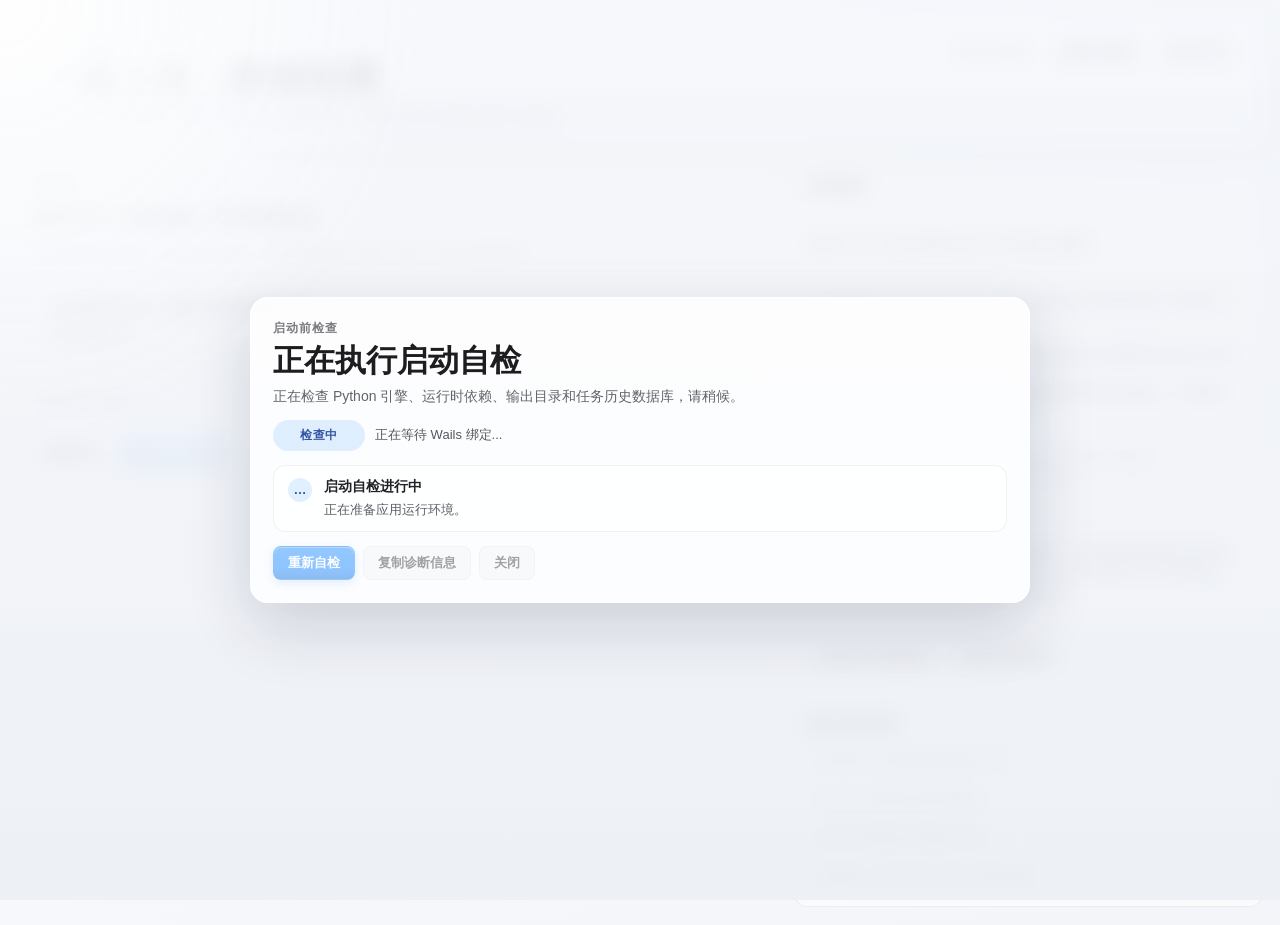
<file: appshell/frontend/index.html>
<!doctype html>
<html lang="zh-CN">
  <head>
    <meta charset="UTF-8" />
    <meta name="viewport" content="width=device-width, initial-scale=1.0" />
    <title>异常检测与修复向导</title>
    <link rel="stylesheet" href="./src/style.css" />
  </head>
  <body>
    <main class="app-shell">
      <header class="shell-topbar">
        <div class="shell-brand">
          <p class="shell-kicker">智能自动修复</p>
          <h1>一键上传，静候结果</h1>
          <p class="shell-subtitle">默认模式会自动扫描、修复、验证并在必要时回滚；高级工作台仍保留完整手动链路。</p>
        </div>
        <div class="shell-actions">
          <button id="continue-latest-btn" class="btn-secondary btn-compact" type="button" disabled>查看最近结果</button>
          <button id="view-startup-btn" class="btn-secondary btn-compact" type="button">查看启动诊断</button>
          <button id="open-advanced-btn" class="btn-secondary btn-compact" type="button">高级工作台</button>
          <button id="back-smart-btn" class="btn-secondary btn-compact hidden" type="button">返回智能模式</button>
        </div>
      </header>

      <section id="smart-home-view" class="shell-view">
        <div class="smart-grid">
          <article class="result-card smart-home-card">
            <div class="smart-home-copy">
              <p class="card-kicker">智能首页</p>
              <h2>选择文件后，先确认摘要，再开始智能处理</h2>
              <p class="core-message">
                系统会默认走 <code>agent.session.auto</code>，自动完成扫描、修复、复扫、验证与回滚保护。
              </p>
            </div>

            <button id="smart-dropzone" class="smart-dropzone" type="button">
              <span class="smart-dropzone-title">点击选择 CSV，或将文件拖拽到此处</span>
              <span id="smart-selected-csv" class="smart-dropzone-subtitle">尚未选择文件</span>
            </button>

            <details id="smart-output-details" class="advanced-drawer">
              <summary>输出目录（可选）</summary>
              <div class="advanced-drawer-body">
                <div class="field-row">
                  <label for="smart-output-dir">输出目录</label>
                  <div class="field-control row-input">
                    <input id="smart-output-dir" type="text" value="" placeholder="默认自动生成独立结果目录" />
                    <button id="smart-choose-output-btn" class="btn-secondary" type="button">选择目录</button>
                  </div>
                </div>
                <p class="field-hint">若留空，系统会在 <code>outputs/results/</code> 下为本次智能任务自动创建独立目录。</p>
              </div>
            </details>

            <div id="smart-mode-banner" class="safety-banner hidden"></div>

            <div class="actions smart-home-actions">
              <button id="smart-choose-csv-btn" class="btn-secondary" type="button">选择文件</button>
              <button id="smart-start-btn" class="btn-primary" type="button" disabled>开始智能处理</button>
            </div>
          </article>

          <aside class="smart-side">
            <article id="smart-summary-card" class="result-card hidden">
              <h2>预启动摘要</h2>
              <p id="smart-summary-message" class="core-message">选择文件后会自动生成本次任务摘要。</p>
              <dl id="smart-summary-list"></dl>
              <ul id="smart-summary-trust" class="compact-list">
                <li>自动复扫</li>
                <li>自动验证</li>
                <li>失败自动回滚</li>
              </ul>
            </article>

            <article id="smart-preferences-card" class="result-card smart-preference-card">
              <h2>修复偏好</h2>
              <p id="smart-preference-workspace" class="field-hint">选择 CSV 后会加载当前工作区默认偏好。</p>
              <div id="smart-preference-banner" class="safety-banner hidden"></div>
              <div class="group-list smart-preference-group">
                <div class="field-row compact">
                  <label for="smart-pref-conservative">保守模式</label>
                  <div class="field-control inline-check">
                    <label class="toggle-row">
                      <input id="smart-pref-conservative" type="checkbox" />
                      <span>默认偏向跳过冲突和异常值，降低写入风险</span>
                    </label>
                  </div>
                </div>
                <div class="field-row compact">
                  <label for="smart-pref-avoid-time">避开时间列</label>
                  <div class="field-control inline-check">
                    <label class="toggle-row">
                      <input id="smart-pref-avoid-time" type="checkbox" />
                      <span>候选列命中时间/日期列时优先进入审批</span>
                    </label>
                  </div>
                </div>
                <div class="field-row compact">
                  <label for="smart-pref-require-approval">高风险列审批</label>
                  <div class="field-control inline-check">
                    <label class="toggle-row">
                      <input id="smart-pref-require-approval" type="checkbox" />
                      <span>高风险列命中时必须先确认，再写输出文件</span>
                    </label>
                  </div>
                </div>
                <div class="field-row compact">
                  <label for="smart-pref-protected-columns">保护列</label>
                  <div class="field-control">
                    <textarea
                      id="smart-pref-protected-columns"
                      rows="3"
                      placeholder="例如: id, timestamp, created_at"
                    ></textarea>
                    <p class="field-hint">用逗号分隔。当前草稿会随本次运行一起发送，点击“保存为工作区默认”才会持久化。</p>
                  </div>
                </div>
              </div>
              <div class="actions smart-preference-actions">
                <button id="smart-pref-save-btn" class="btn-secondary" type="button">保存为工作区默认</button>
                <button id="smart-pref-reset-btn" class="btn-secondary" type="button">恢复已加载默认</button>
              </div>
            </article>

            <article class="result-card">
              <h2>默认安全边界</h2>
              <ul class="compact-list">
                <li>自动模式不会直接覆盖原始输入文件。</li>
                <li>执行后会立即复扫并做后验验证。</li>
                <li>结果不达标时默认回滚输出产物。</li>
                <li>完整轨迹、理由与审计信息仍可展开查看。</li>
              </ul>
            </article>
          </aside>
        </div>
      </section>

      <section id="smart-run-view" class="shell-view hidden">
        <div class="smart-grid">
          <article class="result-card smart-run-card">
            <div class="status-row">
              <div class="status-main">
                <span id="smart-run-status-pill" class="status-pill idle">待命</span>
              </div>
              <span id="smart-run-task-id">任务: -</span>
            </div>
            <h2 id="smart-run-title">智能处理进行中</h2>
            <p id="smart-run-message" class="status-message">等待任务开始。</p>

            <div class="progress-track">
              <div id="smart-run-progress-fill" class="progress-fill idle"></div>
            </div>

            <ul id="smart-run-stages" class="phase-hints">
              <li>等待任务开始</li>
            </ul>

            <dl id="smart-run-metrics"></dl>

            <div class="actions smart-run-actions">
              <button id="smart-run-cancel-btn" class="btn-warning" type="button" disabled>取消任务</button>
              <button id="smart-open-advanced-run-btn" class="btn-secondary" type="button">在高级工作台中查看</button>
            </div>

            <details id="smart-run-advanced" class="advanced-drawer">
              <summary>高级模式（运行日志）</summary>
              <div class="advanced-drawer-body">
                <ul id="smart-run-events" class="event-log"></ul>
              </div>
            </details>
          </article>

          <aside class="smart-side">
            <article class="result-card">
              <h2>当前策略</h2>
              <ul class="compact-list">
                <li>优先走智能闭环入口 <code>agent.session.auto</code></li>
                <li>自动比较规则修复、Gower 修复与 hybrid 候选</li>
                <li>自动复扫并基于验证结果决定接纳或回滚</li>
              </ul>
            </article>
          </aside>
        </div>
      </section>

      <section id="smart-result-view" class="shell-view hidden">
        <div class="smart-grid">
          <article class="smart-result-main">
            <div id="smart-safety-banner" class="smart-safety-banner hidden"></div>
            <article id="smart-result-presentation" class="result-card presentation-shell hidden"></article>

            <article class="result-card">
              <h2>结果摘要</h2>
              <p id="smart-result-conclusion" class="core-message">系统完成后会在这里解释做了什么以及结果是否可信。</p>
              <dl id="smart-result-summary"></dl>
              <div class="actions smart-result-actions">
                <button id="smart-new-run-btn" class="btn-primary" type="button">开始新的一键处理</button>
                <button id="smart-open-advanced-result-btn" class="btn-secondary" type="button">在高级工作台中查看</button>
                <button id="smart-export-json-btn" class="btn-secondary" type="button" disabled>导出 JSON</button>
                <button id="smart-export-csv-btn" class="btn-secondary" type="button" disabled>导出 CSV</button>
                </div>
              </article>

              <article id="smart-approval-card" class="result-card smart-approval-card hidden">
                <h2>审批确认</h2>
                <p id="smart-approval-message" class="core-message">当前结果未触发额外审批。</p>
                <dl id="smart-approval-summary"></dl>
                <div class="smart-approval-section">
                  <h3>触发原因</h3>
                  <ul id="smart-approval-reasons" class="compact-list">
                    <li>暂无。</li>
                  </ul>
                </div>
                <div class="smart-approval-section">
                  <h3>记忆中的偏好快照</h3>
                  <dl id="smart-approval-preferences"></dl>
                </div>
                <div class="actions smart-result-actions">
                  <button id="smart-approval-continue-btn" class="btn-primary" type="button">继续执行</button>
                  <button id="smart-approval-reject-btn" class="btn-secondary" type="button">取消本次执行</button>
                </div>
              </article>

              <article class="result-card">
                <h2>关键产物</h2>
                <div id="smart-artifact-list" class="artifact-list">
                  <p class="core-message">任务完成后会在这里展示输出文件、presentation.json 和 rollback manifest。</p>
                </div>
            </article>

            <details class="advanced-drawer" open>
              <summary>执行理由</summary>
              <div class="advanced-drawer-body">
                <div id="smart-reasoning-body" class="presentation-insights"></div>
              </div>
            </details>

            <details class="advanced-drawer">
              <summary>轨迹与验证</summary>
              <div class="advanced-drawer-body">
                <div id="smart-trace-summary" class="core-message">等待会话轨迹。</div>
                <ul id="smart-trace-list" class="timeline-list"></ul>
              </div>
            </details>

            <details class="advanced-drawer">
              <summary>原始结果</summary>
              <div class="advanced-drawer-body">
                <pre id="smart-result-raw" class="startup-raw">{}</pre>
              </div>
            </details>
          </article>

          <aside class="smart-side">
            <article class="result-card">
              <h2>可信结果清单</h2>
              <ul id="smart-trust-checks" class="compact-list">
                <li>等待任务结果。</li>
              </ul>
            </article>
          </aside>
        </div>
      </section>

      <section id="advanced-workspace-view" class="shell-view hidden">
        <div class="wizard-app">
          <section class="wizard-stage">
        <header class="stage-header">
          <div class="stage-track">
            <div id="stage-fill" class="stage-fill"></div>
          </div>
          <ol id="stage-steps" class="stage-steps">
            <li data-step="config">1. 参数</li>
            <li data-step="progress">2. 运行</li>
            <li data-step="result">3. 检测</li>
            <li data-step="repair">4. 修复</li>
          </ol>
        </header>

        <div id="wheel-frame" class="wheel-frame">
          <div id="wheel-orbit" class="wheel-orbit">
            <article id="wizard-card" class="wizard-card">
              <header class="card-head">
                <div class="card-head-top">
                  <p id="card-kicker" class="card-kicker">第 1 步</p>
                  <button id="advanced-toggle-btn" class="btn-secondary btn-compact" type="button">高级模式: 关</button>
                </div>
                <h1 id="card-title">检测参数配置</h1>
                <p id="card-subtitle">选择 CSV 并设置扫描参数，对全列执行异常检测。</p>
              </header>

              <section id="step-config" class="card-step">
                <div class="step-grid config-grid">
                  <div class="step-main">
                    <form id="detect-form">
                      <div class="field-row">
                        <label for="csv-path">CSV 文件</label>
                        <div class="field-control row-input">
                          <input id="csv-path" type="text" value="data/raw/healthcare-dataset-stroke-data.csv" />
                          <button id="choose-csv-btn" class="btn-secondary" type="button">选择文件</button>
                        </div>
                      </div>

                      <div id="target-col-row" class="field-row">
                        <label for="target-col">目标列（可选）</label>
                        <div class="field-control">
                          <select id="target-col">
                            <option value="">全部列</option>
                          </select>
                        </div>
                      </div>

                      <div class="field-row">
                        <label for="auto-mode">全自动模式</label>
                        <div class="field-control inline-check">
                          <label class="toggle-row">
                            <input id="auto-mode" type="checkbox" />
                            <span>自动检测全部列，并在第3步支持一键修复所有问题列</span>
                          </label>
                        </div>
                      </div>

                      <p id="config-basic-note" class="config-basic-note">
                        可启用全自动模式直接扫描全部列；开启高级模式可设置分桶、密度、问题上限与超时。
                      </p>

                      <div id="config-advanced" class="config-advanced hidden">
                        <div class="group-list">
                          <div class="field-row compact">
                            <label for="max-bins">缩略图分桶</label>
                            <div class="field-control">
                              <input id="max-bins" type="number" value="120" min="20" max="360" step="1" required />
                            </div>
                          </div>
                          <div class="field-row compact">
                            <label for="matrix-density">矩阵密度</label>
                            <div class="field-control">
                              <div class="range-row">
                                <input id="matrix-density" type="range" min="50" max="180" step="5" value="100" />
                                <span id="matrix-density-value">100%</span>
                              </div>
                            </div>
                          </div>
                          <div class="field-row compact">
                            <label for="max-issues">最多问题数</label>
                            <div class="field-control">
                              <input id="max-issues" type="number" value="1200" min="10" max="5000" step="10" required />
                            </div>
                          </div>
                          <div class="field-row compact">
                            <label for="timeout-ms">超时 (ms)</label>
                            <div class="field-control">
                              <input id="timeout-ms" type="number" value="90000" min="1000" step="1000" required />
                            </div>
                          </div>
                        </div>

                        <div class="field-row">
                          <label for="output-dir">输出目录 (可选)</label>
                          <div class="field-control row-input">
                            <input id="output-dir" type="text" value="outputs/results/wails_repair" />
                            <button id="choose-output-btn" class="btn-secondary" type="button">选择目录</button>
                          </div>
                        </div>
                      </div>

                      <div class="actions">
                        <button id="run-detect-btn" class="btn-primary" type="submit">开始检测</button>
                        <button id="retry-detect-btn" class="btn-secondary" type="button" disabled>重试检测</button>
                      </div>
                    </form>
                  </div>

                  <aside class="step-side config-side">
                    <article class="side-card flow-card">
                      <h2>流程线</h2>
                      <ol id="config-flowline" class="flowline">
                        <li data-flow-step="upload">
                          <span class="flow-icon">1</span>
                          <div class="flow-text">
                            <strong>上传</strong>
                            <p>选择 CSV 文件并确认参数。</p>
                          </div>
                        </li>
                        <li data-flow-step="detect">
                          <span class="flow-icon">2</span>
                          <div class="flow-text">
                            <strong>检测</strong>
                            <p>执行全列扫描并定位异常。</p>
                          </div>
                        </li>
                        <li data-flow-step="repair">
                          <span class="flow-icon">3</span>
                          <div class="flow-text">
                            <strong>修复</strong>
                            <p>批量应用规则并导出结果。</p>
                          </div>
                        </li>
                      </ol>
                    </article>
                    <article class="side-card">
                      <h2>参数摘要</h2>
                      <dl id="config-summary"></dl>
                    </article>
                    <article class="side-card">
                      <h2>推荐配置</h2>
                      <ul id="config-recommend" class="compact-list"></ul>
                    </article>
                    <article class="side-card">
                      <h2>最近一次配置</h2>
                      <dl id="config-last"></dl>
                    </article>
                  </aside>
                </div>
                <input id="csv-file-input" class="hidden" type="file" accept=".csv,text/csv" />
              </section>

              <section id="step-progress" class="card-step hidden">
                <div class="step-grid progress-grid">
                  <div class="step-main">
                    <div class="status-row">
                      <div class="status-main">
                        <span id="status-icon" class="status-icon idle" aria-hidden="true">•</span>
                        <span id="status-pill" class="status-pill idle">待命</span>
                      </div>
                      <span id="task-id-label">任务: -</span>
                    </div>

                    <p id="status-message" class="status-message">等待任务开始</p>

                    <div class="run-kpi-row">
                      <article class="run-kpi">
                        <p>当前进度</p>
                        <strong id="run-kpi-progress">0%</strong>
                      </article>
                      <article class="run-kpi">
                        <p>阶段数量</p>
                        <strong id="run-kpi-stage-count">0</strong>
                      </article>
                      <article class="run-kpi">
                        <p>事件流</p>
                        <strong id="run-kpi-event-count">0</strong>
                      </article>
                      <article class="run-kpi">
                        <p>已用时</p>
                        <strong id="run-kpi-elapsed">0s</strong>
                      </article>
                    </div>

                    <div class="progress-track">
                      <div id="progress-fill" class="progress-fill idle"></div>
                    </div>

                    <ul id="phase-hints" class="phase-hints">
                      <li>等待任务开始</li>
                    </ul>

                    <details id="progress-advanced" class="advanced-drawer hidden">
                      <summary>高级模式（运行日志）</summary>
                      <div class="advanced-drawer-body">
                        <ul id="event-log" class="event-log"></ul>
                      </div>
                    </details>

                    <section id="error-panel" class="error-panel hidden">
                      <h2>错误提示</h2>
                      <p id="error-message">-</p>
                      <p id="error-hint">修正后可重试。</p>
                    </section>

                    <div class="back-actions">
                      <button id="cancel-btn" class="btn-warning" type="button" disabled>取消任务</button>
                    </div>
                  </div>

                  <aside class="step-side progress-side">
                    <article class="side-card">
                      <h2>阶段时间线</h2>
                      <ul id="progress-timeline" class="timeline-list">
                        <li class="active">等待任务提交</li>
                        <li>执行检测</li>
                        <li>生成结果</li>
                      </ul>
                    </article>
                    <article class="side-card">
                      <h2>任务关键指标</h2>
                      <dl id="progress-metrics"></dl>
                    </article>
                    <article class="side-card">
                      <h2>阶段耗时分布</h2>
                      <div id="progress-stage-bars" class="stage-bars">
                        <p class="stage-bar-empty">等待任务运行后生成阶段耗时。</p>
                      </div>
                    </article>
                    <article class="side-card">
                      <h2>失败定位</h2>
                      <dl id="progress-failure"></dl>
                    </article>
                  </aside>
                </div>
              </section>

              <section id="step-result" class="card-step hidden">
                <div class="scan-layout">
                  <article id="result-presentation" class="result-card presentation-shell hidden"></article>

                  <article class="result-card scan-overview">
                    <h2>检测总览</h2>

                    <div class="result-core-grid">
                      <section class="core-block">
                        <h3>结论</h3>
                        <p id="detection-message" class="detection-message">-</p>
                      </section>

                      <section class="core-block">
                        <h3>可修复项</h3>
                        <ul id="repairable-overview" class="compact-list">
                          <li>暂无可修复项</li>
                        </ul>
                      </section>

                      <section class="core-block">
                        <h3>下一步</h3>
                        <p id="next-action-text" class="core-message">先运行检测。</p>
                        <div class="issue-actions">
                          <button id="new-detect-btn" class="btn-secondary" type="button">重新检测</button>
                          <button id="run-auto-repair-btn" class="btn-primary" type="button">自动修复全部问题列</button>
                          <button id="run-batch-repair-btn" class="btn-primary" type="button">执行修复</button>
                          <span id="selected-issue-pill" class="selected-pill">已选 0 项</span>
                        </div>
                      </section>
                    </div>

                    <details id="result-advanced" class="advanced-drawer hidden">
                      <summary>高级模式（原始检测摘要）</summary>
                      <div class="advanced-drawer-body">
                        <dl id="detection-summary"></dl>
                      </div>
                    </details>

                    <article class="result-observability">
                      <h3>任务诊断</h3>
                      <dl id="result-observability"></dl>
                    </article>
                  </article>

                  <article class="result-card issue-detail-card">
                    <h2>问题详情</h2>
                    <div id="issue-detail-empty" class="issue-detail-empty">将鼠标移到红色异常段查看详情。</div>
                    <div id="issue-detail-content" class="issue-detail hidden">
                      <dl id="issue-detail-summary"></dl>
                      <p id="issue-detail-message" class="detection-message">-</p>

                      <div class="issue-compare-block">
                        <h3>修复前/后预览</h3>
                        <table class="issue-compare-table">
                          <thead>
                            <tr>
                              <th>行</th>
                              <th>修复前</th>
                              <th>修复后（预估）</th>
                            </tr>
                          </thead>
                          <tbody id="issue-compare-body">
                            <tr>
                              <td>-</td>
                              <td>-</td>
                              <td>-</td>
                            </tr>
                          </tbody>
                        </table>
                        <p id="issue-compare-note" class="compare-note">预估值基于当前规则生成，最终结果以修复执行输出为准。</p>
                      </div>

                      <label class="toggle-row">
                        <input id="issue-detail-checkbox" type="checkbox" />
                        <span>勾选修复此异常</span>
                      </label>
                    </div>
                  </article>

                  <article class="result-card issue-map-card">
                    <h2>列缩略图（绿色=正常，红色=异常）</h2>
                    <div class="map-legend">
                      <div class="legend-items">
                        <span class="legend-item"><i class="legend-swatch normal"></i>正常</span>
                        <span class="legend-item"><i class="legend-swatch low"></i>低风险</span>
                        <span class="legend-item"><i class="legend-swatch medium"></i>中风险</span>
                        <span class="legend-item"><i class="legend-swatch high"></i>高风险</span>
                      </div>
                      <p id="map-scale-note" class="legend-note">刻度说明：横轴为分桶列，纵轴标签为行范围。</p>
                    </div>
                    <div id="issue-map-list" class="issue-map-list"></div>
                  </article>
                </div>
              </section>

              <section id="step-repair" class="card-step hidden">
                <div class="step-grid repair-grid">
                  <div class="step-main">
                    <article id="repair-presentation" class="result-card presentation-shell hidden"></article>

                    <div class="result-grid">
                      <article class="result-card">
                        <h2>修复摘要</h2>
                        <div id="repair-kpi-strip" class="kpi-strip">
                          <article class="kpi-badge">
                            <p>修复数量</p>
                            <strong id="kpi-applied-count">0</strong>
                          </article>
                          <article class="kpi-badge">
                            <p>跳过数量</p>
                            <strong id="kpi-skipped-count">0</strong>
                          </article>
                          <article class="kpi-badge">
                            <p>修改单元格</p>
                            <strong id="kpi-cells-count">0</strong>
                          </article>
                        </div>
                        <dl id="repair-summary"></dl>
                        <div class="actions block-actions">
                          <button id="back-result-btn" class="btn-secondary" type="button">返回检测结果</button>
                          <button id="new-repair-detect-btn" class="btn-secondary" type="button">重新检测</button>
                        </div>
                      </article>
                      <article class="result-card">
                        <h2>修复明细</h2>
                        <ul id="repair-detail-list" class="batch-list"></ul>
                      </article>
                    </div>
                  </div>

                  <aside class="step-side repair-side">
                    <article class="side-card">
                      <h2>修复结果总览</h2>
                      <div class="compare-chart">
                        <div class="compare-row">
                          <span>修复前</span>
                          <div class="compare-track"><i id="repair-before-bar" class="compare-fill before"></i></div>
                          <strong id="repair-before-value">0</strong>
                        </div>
                        <div class="compare-row">
                          <span>修复后</span>
                          <div class="compare-track"><i id="repair-after-bar" class="compare-fill after"></i></div>
                          <strong id="repair-after-value">0</strong>
                        </div>
                      </div>
                      <p id="repair-reduction-text" class="core-message">等待修复任务完成后生成对比。</p>
                    </article>
                    <article class="side-card">
                      <h2>导出入口</h2>
                      <div class="actions">
                        <button id="export-json-side-btn" class="btn-secondary" type="button" disabled>导出 JSON</button>
                        <button id="export-csv-side-btn" class="btn-secondary" type="button" disabled>导出 CSV</button>
                      </div>
                    </article>
                    <article class="side-card">
                      <h2>任务诊断</h2>
                      <dl id="repair-observability"></dl>
                    </article>
                  </aside>
                </div>
              </section>

              <section id="response-shell" class="response-shell hidden">
                <div class="response-head">
                  <h3>原始响应（调试）</h3>
                  <div class="response-actions">
                    <button id="toggle-response-btn" class="btn-ghost" type="button">展开原始响应</button>
                    <button id="copy-json-btn" class="btn-ghost" type="button">复制</button>
                    <button id="export-json-btn" class="btn-secondary" type="button" disabled>导出 JSON</button>
                    <button id="export-csv-btn" class="btn-secondary" type="button" disabled>导出 CSV</button>
                  </div>
                </div>
                <pre id="result-box">{}</pre>
              </section>
            </article>
          </div>
        </div>
          </section>
        </div>
      </section>
    </main>

    <section id="startup-gate" class="startup-gate">
      <div class="startup-panel">
        <header class="startup-head">
          <p class="startup-kicker">启动前检查</p>
          <h2 id="startup-title">正在执行启动自检</h2>
          <p id="startup-summary" class="startup-summary">正在检查 Python 引擎、依赖、输出目录和任务历史数据库，请稍候。</p>
        </header>

        <div class="startup-status-row">
          <span id="startup-status-pill" class="startup-status-pill checking">检查中</span>
          <span id="startup-counts" class="startup-counts">等待检查结果...</span>
        </div>

        <ul id="startup-check-list" class="startup-check-list">
          <li class="startup-check-item checking">
            <div>
              <strong>启动自检进行中</strong>
              <p>正在准备应用运行环境。</p>
            </div>
          </li>
        </ul>

        <details id="startup-details" class="advanced-drawer hidden">
          <summary>查看技术详情</summary>
          <div class="advanced-drawer-body">
            <pre id="startup-raw" class="startup-raw">{}</pre>
          </div>
        </details>

        <div class="actions startup-actions">
          <button id="startup-retry-btn" class="btn-primary" type="button" disabled>重新自检</button>
          <button id="startup-copy-btn" class="btn-secondary" type="button" disabled>复制诊断信息</button>
          <button id="startup-close-btn" class="btn-secondary" type="button" disabled>关闭</button>
        </div>
      </div>
    </section>

    <script>
      (() => {
        const counts = document.getElementById("startup-counts");
        if (counts) counts.textContent = "正在加载前端模块...";
        const script = document.createElement("script");
        script.src = "./src/main.js";
        script.onerror = () => {
          const title = document.getElementById("startup-title");
          const summary = document.getElementById("startup-summary");
          const pill = document.getElementById("startup-status-pill");
          if (title) title.textContent = "前端启动失败";
          if (summary) summary.textContent = "无法加载 ./src/main.js";
          if (pill) {
            pill.className = "startup-status-pill failed";
            pill.textContent = "前端错误";
          }
          if (counts) counts.textContent = "前端模块加载失败。";
        };
        document.body.appendChild(script);
      })();
    </script>
  </body>
</html>
</file>
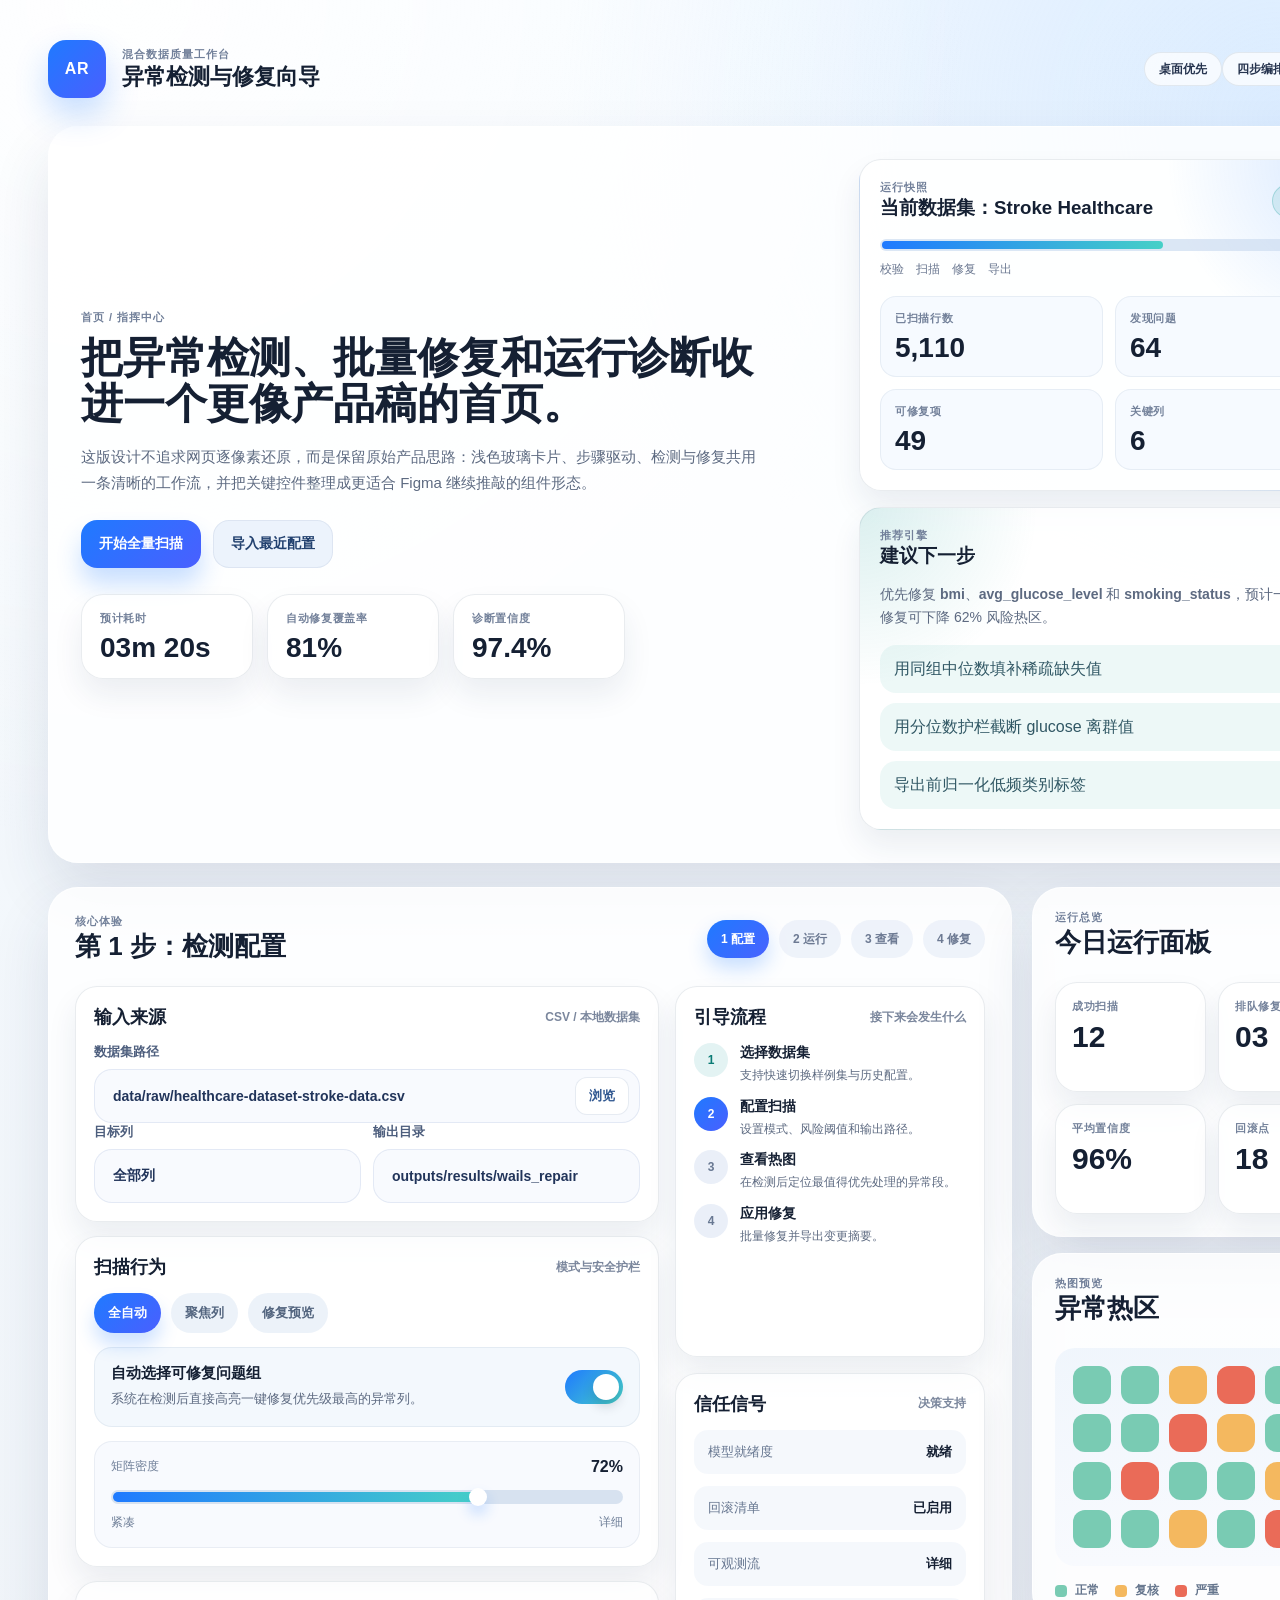
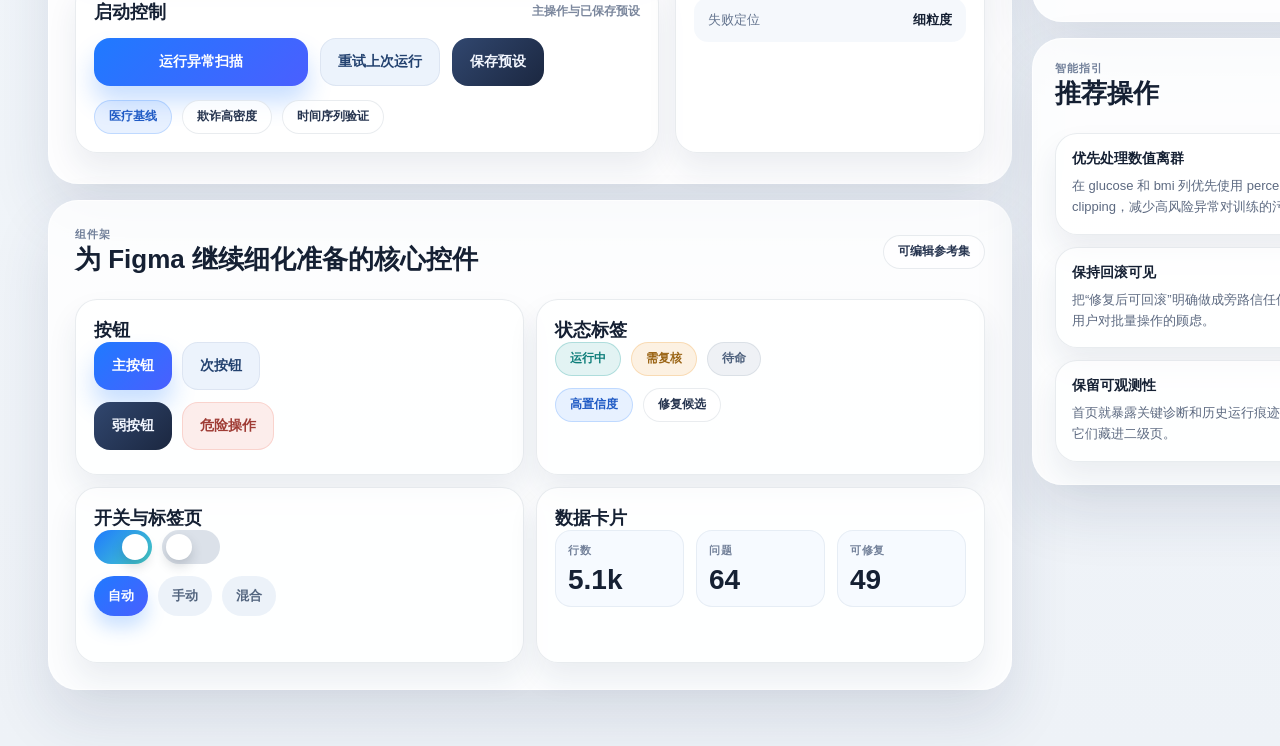
<file: appshell/frontend/figma-home-native.html>
﻿<!doctype html>
<html lang="zh-CN">
  <head>
    <meta charset="UTF-8" />
    <meta name="viewport" content="width=device-width, initial-scale=1.0" />
    <title>异常修复设计稿</title>
    <link rel="stylesheet" href="./src/figma-home-native.css" />
  </head>
  <body class="design-body">
    <main class="design-shell">
      <header class="topbar">
        <div class="brand">
          <div class="brand-mark">AR</div>
          <div>
            <p class="eyebrow">混合数据质量工作台</p>
            <h1 class="brand-title">异常检测与修复向导</h1>
          </div>
        </div>
        <div class="topbar-meta">
          <span class="meta-pill">桌面优先</span>
          <span class="meta-pill">四步编排</span>
          <button class="ghost-button" type="button">打开原型</button>
        </div>
      </header>

      <section class="hero-panel">
        <div class="hero-copy">
          <p class="eyebrow">首页 / 指挥中心</p>
          <h2>把异常检测、批量修复和运行诊断收进一个更像产品稿的首页。</h2>
          <p class="hero-text">
            这版设计不追求网页逐像素还原，而是保留原始产品思路：浅色玻璃卡片、步骤驱动、检测与修复共用一条清晰的工作流，并把关键控件整理成更适合
            Figma 继续推敲的组件形态。
          </p>
          <div class="hero-actions">
            <button class="primary-button" type="button">开始全量扫描</button>
            <button class="secondary-button" type="button">导入最近配置</button>
          </div>
          <div class="hero-stats">
            <article class="hero-stat">
              <span>预计耗时</span>
              <strong>03m 20s</strong>
            </article>
            <article class="hero-stat">
              <span>自动修复覆盖率</span>
              <strong>81%</strong>
            </article>
            <article class="hero-stat">
              <span>诊断置信度</span>
              <strong>97.4%</strong>
            </article>
          </div>
        </div>

        <div class="hero-preview">
          <article class="preview-card preview-primary">
            <div class="preview-heading">
              <div>
                <p class="card-kicker">运行快照</p>
                <h3>当前数据集：Stroke Healthcare</h3>
              </div>
              <span class="status-chip is-live">运行中</span>
            </div>

            <div class="mini-progress">
              <div class="mini-progress-bar"><span></span></div>
              <div class="mini-progress-labels">
                <span>校验</span>
                <span>扫描</span>
                <span>修复</span>
                <span>导出</span>
              </div>
            </div>

            <div class="preview-grid">
              <article class="preview-stat"><span>已扫描行数</span><strong>5,110</strong></article>
              <article class="preview-stat"><span>发现问题</span><strong>64</strong></article>
              <article class="preview-stat"><span>可修复项</span><strong>49</strong></article>
              <article class="preview-stat"><span>关键列</span><strong>6</strong></article>
            </div>
          </article>

          <article class="preview-card preview-accent">
            <div class="preview-heading">
              <div>
                <p class="card-kicker">推荐引擎</p>
                <h3>建议下一步</h3>
              </div>
            </div>
            <p class="preview-note">
              优先修复 <strong>bmi</strong>、<strong>avg_glucose_level</strong> 和 <strong>smoking_status</strong>，预计一次批量修复可下降
              62% 风险热区。
            </p>
            <ul class="recommend-list">
              <li>用同组中位数填补稀疏缺失值</li>
              <li>用分位数护栏截断 glucose 离群值</li>
              <li>导出前归一化低频类别标签</li>
            </ul>
          </article>
        </div>
      </section>

      <section class="workspace-grid">
        <div class="workspace-main">
          <article class="surface surface-xl">
            <div class="surface-head">
              <div>
                <p class="card-kicker">核心体验</p>
                <h3>第 1 步：检测配置</h3>
              </div>
              <div class="stepper">
                <span class="step is-active">1 配置</span>
                <span class="step">2 运行</span>
                <span class="step">3 查看</span>
                <span class="step">4 修复</span>
              </div>
            </div>

            <div class="control-layout">
              <div class="control-main">
                <article class="control-card">
                  <div class="section-head">
                    <h4>输入来源</h4>
                    <span class="section-note">CSV / 本地数据集</span>
                  </div>
                  <div class="field-stack">
                    <label class="field">
                      <span class="field-label">数据集路径</span>
                      <div class="input-shell">
                        <span class="input-value">data/raw/healthcare-dataset-stroke-data.csv</span>
                        <button class="field-button" type="button">浏览</button>
                      </div>
                    </label>

                    <div class="field-grid">
                      <label class="field">
                        <span class="field-label">目标列</span>
                        <div class="input-shell input-shell-plain"><span class="input-value">全部列</span></div>
                      </label>
                      <label class="field">
                        <span class="field-label">输出目录</span>
                        <div class="input-shell input-shell-plain"><span class="input-value">outputs/results/wails_repair</span></div>
                      </label>
                    </div>
                  </div>
                </article>

                <article class="control-card">
                  <div class="section-head">
                    <h4>扫描行为</h4>
                    <span class="section-note">模式与安全护栏</span>
                  </div>
                  <div class="mode-switches">
                    <button class="chip-button is-selected" type="button">全自动</button>
                    <button class="chip-button" type="button">聚焦列</button>
                    <button class="chip-button" type="button">修复预览</button>
                  </div>
                  <div class="toggle-tile">
                    <div>
                      <strong>自动选择可修复问题组</strong>
                      <p>系统在检测后直接高亮一键修复优先级最高的异常列。</p>
                    </div>
                    <div class="toggle is-on"><span></span></div>
                  </div>
                  <div class="slider-card">
                    <div class="slider-head"><span>矩阵密度</span><strong>72%</strong></div>
                    <div class="slider-track"><span></span></div>
                    <div class="slider-scale"><span>紧凑</span><span>详细</span></div>
                  </div>
                </article>

                <article class="control-card">
                  <div class="section-head">
                    <h4>启动控制</h4>
                    <span class="section-note">主操作与已保存预设</span>
                  </div>
                  <div class="cta-row">
                    <button class="primary-button large" type="button">运行异常扫描</button>
                    <button class="secondary-button" type="button">重试上次运行</button>
                    <button class="ghost-button dark" type="button">保存预设</button>
                  </div>
                  <div class="preset-strip">
                    <span class="preset-pill is-blue">医疗基线</span>
                    <span class="preset-pill">欺诈高密度</span>
                    <span class="preset-pill">时间序列验证</span>
                  </div>
                </article>
              </div>

              <aside class="control-side">
                <article class="rail-card">
                  <div class="section-head">
                    <h4>引导流程</h4>
                    <span class="section-note">接下来会发生什么</span>
                  </div>
                  <ol class="flow-list">
                    <li class="flow-item done"><span class="flow-dot">1</span><div><strong>选择数据集</strong><p>支持快速切换样例集与历史配置。</p></div></li>
                    <li class="flow-item active"><span class="flow-dot">2</span><div><strong>配置扫描</strong><p>设置模式、风险阈值和输出路径。</p></div></li>
                    <li class="flow-item"><span class="flow-dot">3</span><div><strong>查看热图</strong><p>在检测后定位最值得优先处理的异常段。</p></div></li>
                    <li class="flow-item"><span class="flow-dot">4</span><div><strong>应用修复</strong><p>批量修复并导出变更摘要。</p></div></li>
                  </ol>
                </article>

                <article class="rail-card">
                  <div class="section-head">
                    <h4>信任信号</h4>
                    <span class="section-note">决策支持</span>
                  </div>
                  <div class="signal-list">
                    <div class="signal-row"><span>模型就绪度</span><strong>就绪</strong></div>
                    <div class="signal-row"><span>回滚清单</span><strong>已启用</strong></div>
                    <div class="signal-row"><span>可观测流</span><strong>详细</strong></div>
                    <div class="signal-row"><span>失败定位</span><strong>细粒度</strong></div>
                  </div>
                </article>
              </aside>
            </div>
          </article>

          <article class="surface">
            <div class="surface-head">
              <div>
                <p class="card-kicker">组件架</p>
                <h3>为 Figma 继续细化准备的核心控件</h3>
              </div>
              <span class="meta-pill soft">可编辑参考集</span>
            </div>

            <div class="component-grid">
              <article class="component-card">
                <h4>按钮</h4>
                <div class="component-row">
                  <button class="primary-button" type="button">主按钮</button>
                  <button class="secondary-button" type="button">次按钮</button>
                </div>
                <div class="component-row">
                  <button class="ghost-button dark" type="button">弱按钮</button>
                  <button class="danger-button" type="button">危险操作</button>
                </div>
              </article>

              <article class="component-card">
                <h4>状态标签</h4>
                <div class="component-wrap">
                  <span class="status-chip is-live">运行中</span>
                  <span class="status-chip is-warning">需复核</span>
                  <span class="status-chip is-calm">待命</span>
                </div>
                <div class="component-wrap">
                  <span class="preset-pill is-blue">高置信度</span>
                  <span class="preset-pill">修复候选</span>
                </div>
              </article>

              <article class="component-card">
                <h4>开关与标签页</h4>
                <div class="component-wrap">
                  <div class="toggle is-on"><span></span></div>
                  <div class="toggle"><span></span></div>
                </div>
                <div class="mode-switches compact">
                  <button class="chip-button is-selected" type="button">自动</button>
                  <button class="chip-button" type="button">手动</button>
                  <button class="chip-button" type="button">混合</button>
                </div>
              </article>

              <article class="component-card">
                <h4>数据卡片</h4>
                <div class="mini-stat-grid">
                  <div class="mini-stat"><span>行数</span><strong>5.1k</strong></div>
                  <div class="mini-stat"><span>问题</span><strong>64</strong></div>
                  <div class="mini-stat"><span>可修复</span><strong>49</strong></div>
                </div>
              </article>
            </div>
          </article>
        </div>

        <aside class="workspace-side">
          <article class="surface side-surface">
            <div class="surface-head">
              <div>
                <p class="card-kicker">运行总览</p>
                <h3>今日运行面板</h3>
              </div>
            </div>
            <div class="kpi-grid">
              <article class="kpi-card"><span>成功扫描</span><strong>12</strong></article>
              <article class="kpi-card"><span>排队修复</span><strong>03</strong></article>
              <article class="kpi-card"><span>平均置信度</span><strong>96%</strong></article>
              <article class="kpi-card"><span>回滚点</span><strong>18</strong></article>
            </div>
          </article>

          <article class="surface side-surface">
            <div class="surface-head">
              <div>
                <p class="card-kicker">热图预览</p>
                <h3>异常热区</h3>
              </div>
              <span class="meta-pill soft">列严重度</span>
            </div>
            <div class="heatmap">
              <span class="cell safe"></span><span class="cell safe"></span><span class="cell watch"></span><span class="cell danger"></span><span class="cell safe"></span><span class="cell watch"></span>
              <span class="cell safe"></span><span class="cell safe"></span><span class="cell danger"></span><span class="cell watch"></span><span class="cell safe"></span><span class="cell watch"></span>
              <span class="cell safe"></span><span class="cell danger"></span><span class="cell safe"></span><span class="cell safe"></span><span class="cell watch"></span><span class="cell safe"></span>
              <span class="cell safe"></span><span class="cell safe"></span><span class="cell watch"></span><span class="cell safe"></span><span class="cell danger"></span><span class="cell safe"></span>
            </div>
            <div class="legend">
              <span><i class="legend-dot safe"></i>正常</span>
              <span><i class="legend-dot watch"></i>复核</span>
              <span><i class="legend-dot danger"></i>严重</span>
            </div>
          </article>

          <article class="surface side-surface">
            <div class="surface-head">
              <div>
                <p class="card-kicker">智能指引</p>
                <h3>推荐操作</h3>
              </div>
            </div>
            <div class="stack-list">
              <article class="stack-item"><strong>优先处理数值离群</strong><p>在 glucose 和 bmi 列优先使用 percentile clipping，减少高风险异常对训练的污染。</p></article>
              <article class="stack-item"><strong>保持回滚可见</strong><p>把“修复后可回滚”明确做成旁路信任信号，降低用户对批量操作的顾虑。</p></article>
              <article class="stack-item"><strong>保留可观测性</strong><p>首页就暴露关键诊断和历史运行痕迹，而不是把它们藏进二级页。</p></article>
            </div>
          </article>
        </aside>
      </section>
    </main>
  </body>
</html>
</file>
<file: appshell/frontend/src/style.css>
:root {
  --bg: #f5f5f7;
  --text-main: #1d1d1f;
  --text-sub: #66666d;
  --line: rgba(0, 0, 0, 0.06);
  --line-soft: rgba(255, 255, 255, 0.5);
  --card-bg: rgba(255, 255, 255, 0.72);
  --primary: #007aff;
  --primary-dark: #0067d8;
  --danger: #d14a45;
  --focus-ring: 0 0 0 3px rgba(0, 122, 255, 0.22);
  --shadow-card: 0 20px 40px rgba(0, 0, 0, 0.08);
  --shadow-card-lift: 0 28px 54px rgba(0, 0, 0, 0.12);
  --radius-card: 16px;
  --spring: cubic-bezier(0.175, 0.885, 0.32, 1.275);
}

* {
  box-sizing: border-box;
}

html,
body {
  min-height: 100%;
}

body {
  margin: 0;
  color: var(--text-main);
  background:
    radial-gradient(circle at 6% 3%, rgba(255, 255, 255, 0.92), transparent 32%),
    radial-gradient(circle at 95% 6%, rgba(221, 227, 239, 0.5), transparent 30%),
    linear-gradient(155deg, rgba(255, 255, 255, 0.7), rgba(243, 245, 250, 0.82)),
    var(--bg);
  font-family:
    -apple-system,
    BlinkMacSystemFont,
    "SF Pro Text",
    "Helvetica Neue",
    Arial,
    "PingFang SC",
    sans-serif;
}

.wizard-app {
  min-height: 100vh;
  padding: 6px 8px 8px;
  display: flex;
  justify-content: center;
  align-items: flex-start;
}

.wizard-stage {
  width: min(1080px, calc(100vw - 16px));
}

.stage-header {
  margin-bottom: 8px;
}

.stage-track {
  width: 100%;
  height: 6px;
  border-radius: 999px;
  overflow: hidden;
  background: #e5e7ee;
}

.stage-fill {
  width: 0%;
  height: 100%;
  border-radius: inherit;
  background: linear-gradient(90deg, #4fa2ff, #007aff);
  transition: width 360ms var(--spring);
}

.stage-steps {
  list-style: none;
  margin: 8px 0 0;
  padding: 0;
  display: grid;
  grid-template-columns: repeat(4, minmax(0, 1fr));
  gap: 8px;
}

.stage-steps li {
  position: relative;
  color: #8a8b93;
  font-size: 12px;
  font-weight: 600;
  text-align: center;
  padding-top: 14px;
}

.stage-steps li::before {
  content: "";
  position: absolute;
  top: 0;
  left: 50%;
  width: 8px;
  height: 8px;
  margin-left: -4px;
  border-radius: 50%;
  background: #ced0d8;
  transition: transform 280ms var(--spring), background-color 280ms var(--spring);
}

.stage-steps li.completed,
.stage-steps li.active {
  color: #2f3037;
}

.stage-steps li.completed::before,
.stage-steps li.active::before {
  background: #007aff;
  transform: scale(1.2);
}

.wheel-frame {
  --frame-height: clamp(560px, calc(100vh - 118px), 790px);
  --frame-height-mobile: calc(100vh - 96px);
  height: var(--frame-height);
  overflow: hidden;
  position: relative;
  perspective: 1000px;
  transition: height 360ms var(--spring);
}

.wheel-frame[data-step="config"] {
  --frame-height: clamp(440px, calc(100vh - 250px), 620px);
}

.wheel-frame[data-step="progress"] {
  --frame-height: clamp(470px, calc(100vh - 210px), 670px);
}

.wheel-frame[data-step="result"] {
  --frame-height: clamp(560px, calc(100vh - 118px), 790px);
}

.wheel-frame[data-step="repair"] {
  --frame-height: clamp(470px, calc(100vh - 205px), 690px);
}

.wheel-orbit {
  width: 100%;
  height: 100%;
  transform-origin: 50% calc(100% + 2200px);
  transform-style: preserve-3d;
  backface-visibility: hidden;
  will-change: transform, opacity;
}

.wizard-card {
  width: 100%;
  height: 100%;
  border-radius: var(--radius-card);
  border: 1px solid var(--line-soft);
  background: var(--card-bg);
  backdrop-filter: blur(26px) saturate(165%);
  -webkit-backdrop-filter: blur(26px) saturate(165%);
  padding: 13px;
  box-shadow:
    var(--shadow-card),
    inset 0 1px 0 rgba(255, 255, 255, 0.56),
    inset 0 -1px 0 rgba(255, 255, 255, 0.23);
  display: flex;
  flex-direction: column;
  overflow: hidden;
  transition: box-shadow 0.78s var(--spring);
}

.wizard-card[data-step="config"],
.wizard-card[data-step="progress"],
.wizard-card[data-step="repair"] {
  padding: 12px;
}

.wizard-card.is-animating {
  box-shadow:
    var(--shadow-card-lift),
    inset 0 1px 0 rgba(255, 255, 255, 0.56),
    inset 0 -1px 0 rgba(255, 255, 255, 0.23);
}

.card-head {
  margin-bottom: 8px;
}

.card-head-top {
  display: flex;
  align-items: center;
  justify-content: space-between;
  gap: 10px;
}

.card-kicker {
  margin: 0 0 6px;
  color: #7a7a81;
  font-size: 12px;
  font-weight: 700;
  letter-spacing: 0.06em;
  text-transform: uppercase;
}

h1 {
  margin: 0;
  font-size: clamp(20px, 2vw, 28px);
  line-height: 1.2;
  color: var(--text-main);
  font-weight: 700;
}

.card-head p {
  margin: 4px 0 0;
  color: var(--text-sub);
}

.card-step {
  min-height: 0;
  flex: 1 1 auto;
  display: grid;
  gap: 8px;
  overflow: auto;
  padding-right: 2px;
  overscroll-behavior: contain;
}

.wizard-card[data-step="config"] .card-step,
.wizard-card[data-step="progress"] .card-step,
.wizard-card[data-step="repair"] .card-step {
  align-content: start;
  grid-auto-rows: min-content;
}

form {
  display: grid;
  gap: 8px;
}

#step-config .actions {
  position: sticky;
  bottom: 0;
  z-index: 3;
  padding-top: 8px;
  padding-bottom: 4px;
  background: linear-gradient(180deg, rgba(245, 245, 247, 0), rgba(245, 245, 247, 0.92) 34%);
}

.field-row {
  display: grid;
  grid-template-columns: 148px minmax(0, 1fr);
  gap: 10px;
  align-items: center;
}

.field-row.compact {
  padding: 8px 10px;
}

label {
  color: #3f3f45;
  font-size: 14px;
  font-weight: 600;
}

.field-control {
  min-width: 0;
}

.inline-check {
  display: flex;
  align-items: center;
}

.toggle-row {
  display: inline-flex;
  align-items: center;
  gap: 8px;
  font-size: 13px;
  color: #4a4b53;
}

.toggle-row input[type="checkbox"] {
  width: 16px;
  height: 16px;
  min-height: 16px;
}

.group-list {
  border: 1px solid var(--line);
  border-radius: 12px;
  overflow: hidden;
  background: rgba(255, 255, 255, 0.52);
}

.group-list .field-row + .field-row {
  border-top: 1px solid var(--line);
}

.row-input {
  display: grid;
  grid-template-columns: 1fr auto;
  gap: 8px;
}

.range-row {
  display: grid;
  grid-template-columns: 1fr auto;
  gap: 10px;
  align-items: center;
}

.range-row input[type="range"] {
  min-height: 28px;
  height: 28px;
  padding: 0;
  background: transparent;
  box-shadow: none;
}

#matrix-density-value {
  min-width: 52px;
  text-align: right;
  color: #4f5058;
  font-size: 12px;
  font-weight: 650;
}

input,
textarea,
select {
  width: 100%;
  min-height: 34px;
  border: 1px solid transparent;
  border-radius: 8px;
  padding: 8px 11px;
  color: var(--text-main);
  background: rgba(247, 247, 250, 0.95);
  box-shadow: inset 0 1px 1px rgba(0, 0, 0, 0.04);
  font-size: 14px;
  transition:
    border-color 140ms ease,
    box-shadow 140ms ease,
    background-color 140ms ease;
}

input:focus,
textarea:focus,
select:focus {
  border-color: rgba(0, 122, 255, 0.45);
  outline: none;
  box-shadow: var(--focus-ring), inset 0 1px 1px rgba(0, 0, 0, 0.03);
  background: #ffffff;
}

button {
  min-height: 34px;
  border: 1px solid transparent;
  border-radius: 8px;
  padding: 0 14px;
  font-size: 13px;
  font-weight: 600;
  cursor: pointer;
  transition: all 160ms ease;
}

button:disabled {
  opacity: 0.44;
  cursor: not-allowed;
}

.actions {
  display: flex;
  gap: 8px;
  flex-wrap: wrap;
}

.actions.block-actions {
  margin-top: 10px;
}

.btn-compact {
  min-height: 30px;
  padding: 0 12px;
  border-radius: 999px;
  font-size: 12px;
  font-weight: 650;
}

.btn-compact.is-on {
  border-color: rgba(0, 122, 255, 0.36);
  background: rgba(0, 122, 255, 0.12);
  color: #0453ad;
}

.btn-primary {
  color: #ffffff;
  background: linear-gradient(180deg, #0d84ff 0%, var(--primary) 70%, var(--primary-dark) 100%);
  box-shadow:
    inset 0 1px 0 rgba(255, 255, 255, 0.34),
    0 3px 10px rgba(0, 122, 255, 0.25);
}

.btn-primary:hover:not(:disabled) {
  filter: brightness(1.05);
}

.btn-secondary,
.btn-warning {
  color: #2e2f34;
  border-color: var(--line);
  background: rgba(244, 244, 247, 0.95);
}

.btn-secondary:hover:not(:disabled),
.btn-warning:hover:not(:disabled) {
  background: rgba(234, 235, 240, 0.98);
}

.btn-warning:hover:not(:disabled) {
  color: var(--danger);
  border-color: rgba(209, 74, 69, 0.35);
}

.btn-ghost {
  min-height: 30px;
  border-radius: 999px;
  color: #d8e4ff;
  border-color: rgba(255, 255, 255, 0.2);
  background: rgba(255, 255, 255, 0.08);
}

.btn-ghost:hover:not(:disabled) {
  background: rgba(255, 255, 255, 0.16);
}

.status-row {
  display: flex;
  justify-content: space-between;
  align-items: center;
  gap: 10px;
}

.status-main {
  display: inline-flex;
  align-items: center;
  gap: 8px;
}

.status-icon {
  width: 24px;
  height: 24px;
  border-radius: 50%;
  border: 1px solid rgba(0, 0, 0, 0.08);
  display: inline-flex;
  align-items: center;
  justify-content: center;
  font-size: 12px;
  font-weight: 700;
  color: #60616a;
  background: #efeff3;
}

.status-icon.idle {
  color: #60616a;
  background: #efeff3;
}

.status-icon.pending,
.status-icon.running {
  color: #0453ad;
  background: rgba(0, 122, 255, 0.14);
  border-color: rgba(0, 122, 255, 0.25);
}

.status-icon.running {
  animation: status-spin 1.1s linear infinite;
}

.status-icon.succeeded {
  color: #0f7e46;
  background: rgba(50, 173, 106, 0.17);
  border-color: rgba(50, 173, 106, 0.3);
}

.status-icon.failed,
.status-icon.canceled,
.status-icon.timed_out {
  color: #a53431;
  background: rgba(209, 74, 69, 0.16);
  border-color: rgba(209, 74, 69, 0.28);
}

.status-pill {
  border-radius: 999px;
  padding: 4px 10px;
  font-size: 11px;
  letter-spacing: 0.05em;
  text-transform: uppercase;
  font-weight: 700;
}

.status-pill.idle {
  background: #efeff3;
  color: #60616a;
}

.status-pill.pending,
.status-pill.running {
  background: rgba(0, 122, 255, 0.14);
  color: #0453ad;
}

.status-pill.succeeded {
  background: rgba(50, 173, 106, 0.17);
  color: #0f7e46;
}

.status-pill.failed,
.status-pill.canceled,
.status-pill.timed_out {
  background: rgba(209, 74, 69, 0.16);
  color: #a53431;
}

#task-id-label {
  color: #6b6c74;
  font-size: 13px;
}

.status-message {
  margin: 0;
  color: #4b4c54;
  font-size: 14px;
}

.run-kpi-row {
  display: grid;
  grid-template-columns: repeat(4, minmax(0, 1fr));
  gap: 8px;
}

.run-kpi {
  border-radius: 9px;
  border: 1px solid var(--line);
  background: rgba(255, 255, 255, 0.66);
  padding: 7px 8px;
}

.run-kpi p {
  margin: 0;
  color: #666872;
  font-size: 11px;
  font-weight: 650;
}

.run-kpi strong {
  display: block;
  margin-top: 3px;
  color: #2b2d34;
  font-size: 16px;
  line-height: 1.05;
  font-weight: 700;
}

.config-basic-note {
  margin: 0;
  border-radius: 10px;
  border: 1px solid var(--line);
  background: rgba(255, 255, 255, 0.58);
  color: #575862;
  font-size: 12px;
  line-height: 1.45;
  padding: 9px 10px;
}

.config-advanced {
  display: grid;
  gap: 10px;
}

.advanced-task-id {
  margin: 0;
  color: #656771;
  font-size: 12px;
}

.progress-track {
  width: 100%;
  height: 5px;
  border-radius: 999px;
  overflow: hidden;
  background: #e7e8ec;
}

.progress-fill {
  width: 0%;
  height: 100%;
  border-radius: inherit;
  background: linear-gradient(90deg, #2f8eff, #007aff);
  transition: width 220ms ease;
}

.progress-fill.running {
  background: linear-gradient(90deg, #5ca8ff, #007aff, #5ca8ff);
  background-size: 220% 100%;
  animation: flow 1.25s linear infinite;
}

.event-log {
  list-style: none;
  margin: 0;
  padding: 0;
  max-height: 220px;
  overflow: auto;
  border-top: 1px solid var(--line);
}

.event-log li {
  display: flex;
  gap: 10px;
  padding: 8px 0;
  border-bottom: 1px solid var(--line);
  color: #4a4b53;
  font-size: 13px;
}

.phase-hints {
  list-style: none;
  margin: 0;
  padding: 0;
  display: grid;
  gap: 6px;
}

.phase-hints li {
  position: relative;
  border-radius: 8px;
  border: 1px solid var(--line);
  background: rgba(255, 255, 255, 0.64);
  color: #52545d;
  font-size: 12px;
  line-height: 1.35;
  padding: 7px 9px 7px 33px;
}

.phase-hints li.active {
  border-color: rgba(0, 122, 255, 0.33);
  background: rgba(0, 122, 255, 0.12);
  color: #0453ad;
  font-weight: 650;
}

.phase-hints li.done {
  border-color: rgba(49, 165, 102, 0.29);
  background: rgba(49, 165, 102, 0.11);
  color: #1e7f4d;
}

.event-time {
  width: 64px;
  flex: 0 0 auto;
  color: #7f8088;
}

.error-panel {
  border-radius: 12px;
  border: 1px solid rgba(209, 74, 69, 0.28);
  background: rgba(255, 240, 240, 0.82);
  padding: 12px;
}

.error-panel h2 {
  margin: 0 0 8px;
  font-size: 15px;
  color: #a43431;
}

.error-panel p {
  margin: 0;
}

.error-panel p + p {
  margin-top: 6px;
  color: #7a5958;
}

.back-actions {
  display: flex;
  justify-content: flex-end;
}

.step-grid {
  display: grid;
  grid-template-columns: minmax(0, 1fr) 320px;
  gap: 10px;
  align-items: start;
}

.step-main {
  min-width: 0;
}

.step-side {
  min-width: 0;
  display: grid;
  gap: 8px;
  align-content: start;
}

.config-grid {
  grid-template-columns: minmax(0, 1fr) 330px;
}

.progress-grid {
  grid-template-columns: minmax(0, 1fr) 320px;
}

.repair-grid {
  grid-template-columns: minmax(0, 1fr) 292px;
}

.side-card {
  border-radius: 12px;
  border: 1px solid var(--line);
  background: rgba(255, 255, 255, 0.6);
  padding: 10px;
}

.side-card h2 {
  margin: 0 0 8px;
  color: #2d2f36;
  font-size: 14px;
  font-weight: 650;
}

.side-card dl {
  grid-template-columns: 108px 1fr;
}

.flowline {
  list-style: none;
  margin: 0;
  padding: 0;
  display: grid;
  gap: 8px;
}

.flowline li {
  position: relative;
  display: grid;
  grid-template-columns: 26px minmax(0, 1fr);
  gap: 8px;
  align-items: start;
}

.flowline li::after {
  content: "";
  position: absolute;
  left: 12px;
  top: 26px;
  width: 2px;
  height: calc(100% + 2px);
  border-radius: 999px;
  background: rgba(186, 190, 201, 0.72);
}

.flowline li:last-child::after {
  display: none;
}

.flow-icon {
  width: 24px;
  height: 24px;
  border-radius: 999px;
  border: 1px solid rgba(0, 0, 0, 0.08);
  background: rgba(235, 237, 242, 0.94);
  color: #72747d;
  font-size: 11px;
  font-weight: 700;
  display: inline-flex;
  align-items: center;
  justify-content: center;
}

.flow-text strong {
  display: block;
  color: #2f3037;
  font-size: 12px;
  font-weight: 700;
}

.flow-text p {
  margin: 2px 0 0;
  color: #666872;
  font-size: 11px;
  line-height: 1.35;
}

.flowline li.active .flow-icon {
  color: #0453ad;
  border-color: rgba(0, 122, 255, 0.3);
  background: rgba(0, 122, 255, 0.12);
  box-shadow: 0 0 0 2px rgba(0, 122, 255, 0.12);
}

.flowline li.active .flow-text strong {
  color: #0453ad;
}

.flowline li.done .flow-icon {
  color: #1e7f4d;
  border-color: rgba(49, 165, 102, 0.3);
  background: rgba(49, 165, 102, 0.13);
}

.flowline li.done .flow-text strong {
  color: #1f7f4d;
}

.flowline li.pending .flow-icon {
  opacity: 0.86;
}

.flowline li.pending .flow-text strong,
.flowline li.pending .flow-text p {
  color: #7b7d85;
}

.timeline-list {
  list-style: none;
  margin: 0;
  padding: 0;
  display: grid;
  gap: 6px;
}

.timeline-list li {
  position: relative;
  border-radius: 8px;
  border: 1px solid var(--line);
  background: rgba(255, 255, 255, 0.72);
  color: #555760;
  font-size: 12px;
  line-height: 1.35;
  padding: 7px 8px 7px 32px;
}

.timeline-list li::before,
.phase-hints li::before {
  content: "○";
  position: absolute;
  top: 50%;
  left: 10px;
  width: 12px;
  height: 12px;
  margin-top: -6px;
  border-radius: 50%;
  color: #8c8f9a;
  font-size: 10px;
  line-height: 12px;
  text-align: center;
}

.timeline-list li::after,
.phase-hints li::after {
  content: "";
  position: absolute;
  left: 16px;
  top: calc(50% + 8px);
  width: 1px;
  height: calc(100% - 8px);
  background: rgba(191, 194, 203, 0.75);
}

.timeline-list li:last-child::after,
.phase-hints li:last-child::after {
  display: none;
}

.timeline-list li.active {
  border-color: rgba(0, 122, 255, 0.33);
  background: rgba(0, 122, 255, 0.11);
  color: #0453ad;
  font-weight: 650;
}

.timeline-list li.done {
  border-color: rgba(49, 165, 102, 0.28);
  background: rgba(49, 165, 102, 0.1);
  color: #1e7f4d;
}

.timeline-list li.active::before,
.phase-hints li.active::before {
  content: "●";
  color: #007aff;
}

.timeline-list li.done::before,
.phase-hints li.done::before {
  content: "✓";
  color: #1e7f4d;
}

.stage-bars {
  display: grid;
  gap: 8px;
}

.stage-bar-empty {
  margin: 0;
  color: #6e7078;
  font-size: 12px;
}

.stage-bar-row {
  display: grid;
  gap: 5px;
}

.stage-bar-head {
  display: flex;
  align-items: center;
  justify-content: space-between;
  gap: 8px;
  color: #474a52;
  font-size: 12px;
}

.stage-bar-head strong {
  color: #2f3138;
  font-size: 12px;
  font-weight: 700;
}

.stage-bar-track {
  width: 100%;
  height: 7px;
  border-radius: 999px;
  overflow: hidden;
  background: rgba(214, 218, 226, 0.9);
}

.stage-bar-fill {
  display: block;
  width: 0%;
  height: 100%;
  border-radius: inherit;
  background: linear-gradient(90deg, #56a8ff, #007aff);
  transition: width 240ms ease;
}

.stage-bar-row.is-bottleneck .stage-bar-head {
  color: #0453ad;
  font-weight: 650;
}

.stage-bar-row.is-bottleneck .stage-bar-fill {
  background: linear-gradient(90deg, #ff995f, #ff5e57);
}

.compare-chart {
  display: grid;
  gap: 8px;
}

.compare-row {
  display: grid;
  grid-template-columns: 48px minmax(0, 1fr) 40px;
  align-items: center;
  gap: 8px;
}

.compare-row span {
  color: #595b64;
  font-size: 12px;
  font-weight: 600;
}

.compare-row strong {
  color: #2f3037;
  font-size: 12px;
  font-weight: 700;
  text-align: right;
}

.compare-track {
  height: 9px;
  border-radius: 999px;
  overflow: hidden;
  background: rgba(220, 222, 229, 0.9);
}

.compare-fill {
  display: block;
  width: 0%;
  height: 100%;
  border-radius: inherit;
  transition: width 260ms ease;
}

.compare-fill.before {
  background: linear-gradient(90deg, #ff995f, #ff5e57);
}

.compare-fill.after {
  background: linear-gradient(90deg, #5fbf8a, #30a166);
}

.result-grid {
  display: grid;
  grid-template-columns: repeat(2, minmax(0, 1fr));
  gap: 10px;
}

.result-grid > * {
  min-width: 0;
}

.result-core-grid {
  display: grid;
  grid-template-columns: repeat(3, minmax(0, 1fr));
  gap: 8px;
}

.core-block {
  border-radius: 10px;
  border: 1px solid var(--line);
  background: rgba(255, 255, 255, 0.68);
  padding: 10px;
  min-height: 156px;
}

.core-block h3 {
  margin: 0 0 8px;
  color: #2f3036;
  font-size: 13px;
  font-weight: 650;
}

.core-message {
  margin: 0;
  color: #474850;
  font-size: 13px;
  line-height: 1.4;
}

.compact-list {
  list-style: none;
  margin: 0;
  padding: 0;
  display: grid;
  gap: 6px;
}

.compact-list li {
  border-radius: 8px;
  border: 1px solid var(--line);
  background: rgba(255, 255, 255, 0.76);
  padding: 7px 8px;
  color: #3f4047;
  font-size: 12px;
}

.scan-layout {
  display: grid;
  grid-template-columns: repeat(12, minmax(0, 1fr));
  gap: 10px;
  align-items: start;
}

.scan-overview {
  grid-column: span 6;
}

.issue-detail-card {
  grid-column: span 6;
}

.issue-map-card {
  grid-column: 1 / -1;
}

.map-legend {
  margin-top: -2px;
  margin-bottom: 10px;
  border-radius: 10px;
  border: 1px solid var(--line);
  background: rgba(255, 255, 255, 0.62);
  padding: 8px 10px;
}

.legend-items {
  display: flex;
  align-items: center;
  gap: 10px;
  flex-wrap: wrap;
}

.legend-item {
  display: inline-flex;
  align-items: center;
  gap: 6px;
  color: #44454d;
  font-size: 12px;
  font-weight: 600;
}

.legend-swatch {
  width: 12px;
  height: 12px;
  border-radius: 3px;
  border: 1px solid rgba(0, 0, 0, 0.08);
  background: rgba(117, 205, 142, 0.34);
}

.legend-swatch.normal {
  background: rgba(117, 205, 142, 0.34);
}

.legend-swatch.low {
  background: #ffd24a;
}

.legend-swatch.medium {
  background: #ff9f0a;
}

.legend-swatch.high {
  background: #ff453a;
}

.legend-note {
  margin: 7px 0 0;
  color: #676871;
  font-size: 11px;
}

.issue-actions {
  margin-top: 10px;
  display: flex;
  align-items: center;
  gap: 8px;
  flex-wrap: wrap;
}

.selected-pill {
  min-height: 34px;
  display: inline-flex;
  align-items: center;
  padding: 0 12px;
  border-radius: 999px;
  border: 1px solid rgba(0, 122, 255, 0.22);
  color: #0453ad;
  background: rgba(0, 122, 255, 0.09);
  font-size: 12px;
  font-weight: 650;
}

.issue-map-list {
  display: grid;
  grid-template-columns: 1fr;
  gap: 8px;
  max-height: 460px;
  overflow: auto;
  padding-right: 2px;
}

.issue-column-card {
  border-radius: 10px;
  border: 1px solid var(--line);
  background: rgba(255, 255, 255, 0.7);
  padding: 10px;
}

.issue-column-head {
  display: flex;
  justify-content: space-between;
  gap: 8px;
  align-items: flex-start;
}

.issue-column-title {
  margin: 0;
  color: #23242a;
  font-size: 13px;
  font-weight: 650;
  word-break: break-word;
}

.column-meta {
  margin-top: 4px;
  display: flex;
  gap: 6px;
  flex-wrap: wrap;
  color: #70717a;
  font-size: 11px;
}

.column-selected-count {
  min-width: 44px;
  min-height: 22px;
  border-radius: 999px;
  border: 1px solid var(--line);
  color: #73757f;
  background: rgba(255, 255, 255, 0.85);
  display: inline-flex;
  align-items: center;
  justify-content: center;
  font-size: 11px;
  font-weight: 600;
}

.column-selected-count.has-selected {
  color: #0453ad;
  border-color: rgba(0, 122, 255, 0.3);
  background: rgba(0, 122, 255, 0.12);
}

.thumbnail-matrix-wrap {
  margin-top: 8px;
  position: relative;
  overflow: auto;
}

.matrix-grid-table {
  width: 100%;
  min-width: 860px;
  display: grid;
  gap: 4px;
  padding: 10px;
  border-radius: 10px;
  border: 1px solid var(--line);
  background:
    linear-gradient(180deg, rgba(117, 205, 142, 0.14), rgba(117, 205, 142, 0.08)),
    rgba(117, 205, 142, 0.1);
}

.matrix-head-corner,
.matrix-head-col,
.matrix-head-row {
  min-height: 20px;
  display: inline-flex;
  align-items: center;
  justify-content: center;
  color: #6a6c75;
  font-size: 10px;
  font-weight: 650;
  border-radius: 4px;
  background: rgba(255, 255, 255, 0.76);
  border: 1px solid rgba(0, 0, 0, 0.05);
}

.matrix-head-corner {
  color: #52545d;
}

.matrix-head-row {
  justify-content: flex-end;
  padding-right: 6px;
  font-size: 10px;
  color: #5f616a;
}

.thumb-empty {
  position: absolute;
  right: 10px;
  top: 10px;
  border-radius: 999px;
  padding: 0 8px;
  height: 18px;
  display: inline-flex;
  align-items: center;
  color: #457c56;
  background: rgba(255, 255, 255, 0.72);
  border: 1px solid rgba(69, 124, 86, 0.2);
  font-size: 11px;
  font-weight: 600;
  z-index: 2;
}

.matrix-cell {
  min-width: 0;
  padding: 0;
  min-height: 0;
  aspect-ratio: 1 / 1;
  border-radius: 0;
  border: 1px solid rgba(51, 114, 73, 0.15);
  background: rgba(117, 205, 142, 0.34);
  cursor: pointer;
  opacity: 1;
  transition: transform 130ms ease, opacity 130ms ease, box-shadow 130ms ease;
  position: relative;
  z-index: 1;
}

.matrix-cell.normal:hover,
.matrix-cell.normal:focus-visible {
  transform: translateY(-0.5px);
  box-shadow: 0 0 0 2px rgba(255, 255, 255, 0.25);
  outline: none;
}

.matrix-cell.filler {
  opacity: 0;
  pointer-events: none;
}

.matrix-cell.has-issue {
  border-color: rgba(176, 41, 39, 0.22);
  box-shadow: inset 0 0 0 1px rgba(255, 255, 255, 0.32);
}

.matrix-cell.has-issue:hover,
.matrix-cell.has-issue:focus-visible {
  transform: scale(1.03);
  box-shadow:
    0 0 0 1px rgba(255, 255, 255, 0.86),
    0 0 0 3px rgba(255, 94, 87, 0.28);
  outline: none;
}

.matrix-cell.severity-high {
  background: #ff453a;
}

.matrix-cell.severity-medium {
  background: #ff9f0a;
}

.matrix-cell.severity-low {
  background: #ffd24a;
}

.matrix-cell.is-selected {
  box-shadow:
    0 0 0 2px rgba(0, 122, 255, 0.48),
    inset 0 0 0 1px rgba(255, 255, 255, 0.72);
}

.matrix-cell.is-active {
  box-shadow:
    0 0 0 2px rgba(255, 255, 255, 0.68),
    0 0 0 4px rgba(0, 122, 255, 0.32),
    inset 0 0 0 1px rgba(255, 255, 255, 0.72);
}

.issue-detail-empty {
  min-height: 138px;
  border-radius: 10px;
  border: 1px dashed var(--line);
  color: #6e707a;
  background: rgba(255, 255, 255, 0.55);
  padding: 12px;
  display: flex;
  align-items: center;
}

.issue-detail {
  display: grid;
  gap: 10px;
}

.issue-detail dl {
  grid-template-columns: 96px 1fr;
}

.issue-compare-block {
  border-radius: 10px;
  border: 1px solid var(--line);
  background: rgba(255, 255, 255, 0.62);
  padding: 9px;
}

.issue-compare-block h3 {
  margin: 0 0 8px;
  color: #35363d;
  font-size: 12px;
  font-weight: 650;
}

.issue-compare-table {
  width: 100%;
  border-collapse: collapse;
  border-radius: 8px;
  overflow: hidden;
  table-layout: fixed;
}

.issue-compare-table th,
.issue-compare-table td {
  border: 1px solid var(--line);
  padding: 6px 7px;
  color: #3f4048;
  font-size: 11.5px;
  text-align: left;
  word-break: break-word;
}

.issue-compare-table th {
  background: rgba(246, 247, 250, 0.9);
  color: #5a5c65;
  font-weight: 650;
}

.compare-note {
  margin: 8px 0 0;
  color: #6c6d76;
  font-size: 11px;
}

.advanced-drawer {
  margin-top: 10px;
  border-radius: 10px;
  border: 1px solid var(--line);
  background: rgba(255, 255, 255, 0.52);
  overflow: hidden;
}

.advanced-drawer > summary {
  list-style: none;
  cursor: pointer;
  padding: 8px 10px;
  color: #4d4f57;
  font-size: 12px;
  font-weight: 650;
  user-select: none;
}

.advanced-drawer > summary::-webkit-details-marker {
  display: none;
}

.advanced-drawer > summary::after {
  content: "展开";
  float: right;
  color: #6a6c75;
  font-size: 11px;
}

.advanced-drawer[open] > summary::after {
  content: "收起";
}

.advanced-drawer-body {
  padding: 0 10px 10px;
}

.scan-placeholder {
  border-radius: 10px;
  border: 1px dashed var(--line);
  min-height: 138px;
  padding: 14px;
  color: #6f7078;
  background: rgba(255, 255, 255, 0.56);
  display: flex;
  align-items: center;
}

.batch-list {
  list-style: none;
  margin: 0;
  padding: 0;
  display: grid;
  gap: 7px;
  max-height: 210px;
  overflow: auto;
}

.batch-list li {
  border-radius: 8px;
  border: 1px solid var(--line);
  padding: 8px 10px;
  color: #373840;
  background: rgba(255, 255, 255, 0.62);
  font-size: 12px;
  line-height: 1.4;
  word-break: break-word;
}

.batch-item-title {
  margin: 0;
  color: #23242a;
  font-size: 12.5px;
  font-weight: 700;
}

.batch-item-body {
  margin: 5px 0 0;
  color: #3a3b43;
  font-size: 12px;
}

.batch-item-meta {
  margin: 5px 0 0;
  color: #6f707a;
  font-size: 11px;
}

.batch-item-ok {
  border-color: rgba(49, 165, 102, 0.35);
  background: rgba(49, 165, 102, 0.09);
}

.batch-item-skip {
  border-color: rgba(209, 74, 69, 0.3);
  background: rgba(209, 74, 69, 0.08);
}

.repair-layout {
  align-items: start;
}

.result-card {
  border-radius: 12px;
  border: 1px solid var(--line);
  background: rgba(255, 255, 255, 0.56);
  padding: 12px;
  overflow: hidden;
}

.result-card h2 {
  margin: 0 0 10px;
  font-size: 15px;
  font-weight: 650;
}

#result-presentation {
  grid-column: 1 / -1;
}

#repair-presentation {
  margin-bottom: 10px;
}

.presentation-shell {
  display: grid;
  gap: 12px;
}

.presentation-header {
  display: grid;
  gap: 6px;
}

.presentation-header h2,
.presentation-header h3 {
  margin: 0;
  color: #212228;
}

.presentation-header p {
  margin: 0;
  color: #5b5d66;
  font-size: 13px;
  line-height: 1.55;
}

.presentation-verdict {
  display: inline-flex;
  align-items: center;
  justify-content: center;
  width: fit-content;
  min-height: 28px;
  padding: 0 12px;
  border-radius: 999px;
  font-size: 11px;
  font-weight: 700;
  letter-spacing: 0.04em;
  text-transform: uppercase;
}

.presentation-verdict.improved,
.presentation-verdict.accepted,
.presentation-verdict.positive {
  color: #0f7e46;
  background: rgba(49, 165, 102, 0.14);
}

.presentation-verdict.attention,
.presentation-verdict.warning,
.presentation-verdict.changed,
.presentation-verdict.planned {
  color: #8b5c11;
  background: rgba(232, 180, 76, 0.18);
}

.presentation-verdict.clean,
.presentation-verdict.neutral,
.presentation-verdict.muted {
  color: #5e6069;
  background: rgba(145, 149, 160, 0.14);
}

.presentation-verdict.validation_rejected,
.presentation-verdict.rolled_back,
.presentation-verdict.rollback_failed,
.presentation-verdict.danger {
  color: #9c2f2b;
  background: rgba(209, 74, 69, 0.14);
}

.metric-strip {
  display: grid;
  grid-template-columns: repeat(3, minmax(0, 1fr));
  gap: 8px;
}

.metric-card {
  border-radius: 10px;
  border: 1px solid var(--line);
  background: rgba(255, 255, 255, 0.76);
  padding: 10px;
  display: grid;
  gap: 4px;
}

.metric-card-label {
  color: #6b6d76;
  font-size: 11px;
  font-weight: 650;
}

.metric-card-value {
  color: #22232a;
  font-size: 22px;
  font-weight: 700;
  line-height: 1.05;
}

.metric-card-hint {
  color: #6b6d76;
  font-size: 11px;
  line-height: 1.4;
}

.metric-card.positive .metric-card-value {
  color: #0f7e46;
}

.metric-card.attention .metric-card-value,
.metric-card.warning .metric-card-value,
.metric-card.changed .metric-card-value,
.metric-card.planned .metric-card-value {
  color: #8b5c11;
}

.metric-card.danger .metric-card-value,
.metric-card.validation_rejected .metric-card-value,
.metric-card.rolled_back .metric-card-value,
.metric-card.rollback_failed .metric-card-value {
  color: #9c2f2b;
}

.chart-grid {
  display: grid;
  grid-template-columns: repeat(2, minmax(0, 1fr));
  gap: 10px;
}

.chart-card {
  border-radius: 10px;
  border: 1px solid var(--line);
  background: rgba(255, 255, 255, 0.74);
  padding: 10px;
  display: grid;
  gap: 8px;
}

.chart-card h4 {
  margin: 0;
  color: #25262d;
  font-size: 13px;
  font-weight: 700;
}

.chart-card p {
  margin: 0;
  color: #666872;
  font-size: 12px;
  line-height: 1.45;
}

.chart-card .presentation-empty {
  border-radius: 8px;
  border: 1px dashed var(--line);
  background: rgba(255, 255, 255, 0.6);
  color: #6b6d76;
  padding: 10px;
  font-size: 12px;
}

.presentation-bar-list,
.presentation-timeline,
.presentation-spotlight,
.presentation-comparison-list {
  display: grid;
  gap: 8px;
}

.presentation-bar-row,
.presentation-comparison-row {
  display: grid;
  gap: 5px;
}

.presentation-bar-head,
.presentation-comparison-head {
  display: flex;
  justify-content: space-between;
  align-items: center;
  gap: 8px;
  color: #4c4e56;
  font-size: 12px;
}

.presentation-bar-track,
.presentation-mini-track {
  width: 100%;
  height: 8px;
  border-radius: 999px;
  overflow: hidden;
  background: rgba(216, 220, 228, 0.92);
}

.presentation-bar-fill,
.presentation-mini-fill {
  display: block;
  width: 0%;
  height: 100%;
  border-radius: inherit;
}

.presentation-bar-fill.positive,
.presentation-mini-fill.after {
  background: linear-gradient(90deg, #5fbf8a, #30a166);
}

.presentation-bar-fill.attention,
.presentation-bar-fill.warning,
.presentation-bar-fill.changed,
.presentation-mini-fill.before {
  background: linear-gradient(90deg, #ff995f, #ff5e57);
}

.presentation-bar-fill.muted,
.presentation-bar-fill.neutral {
  background: linear-gradient(90deg, #9aa1b1, #737988);
}

.presentation-bar-fill.danger,
.presentation-bar-fill.validation_rejected,
.presentation-bar-fill.rolled_back,
.presentation-bar-fill.rollback_failed {
  background: linear-gradient(90deg, #ff7d78, #d14a45);
}

.presentation-segment-strip {
  display: flex;
  min-height: 12px;
  border-radius: 999px;
  overflow: hidden;
  background: rgba(216, 220, 228, 0.92);
}

.presentation-segment {
  min-width: 6px;
}

.presentation-segment.positive {
  background: #30a166;
}

.presentation-segment.attention,
.presentation-segment.warning,
.presentation-segment.changed {
  background: #ff9f0a;
}

.presentation-segment.danger,
.presentation-segment.validation_rejected,
.presentation-segment.rolled_back,
.presentation-segment.rollback_failed {
  background: #d14a45;
}

.presentation-segment.muted,
.presentation-segment.neutral,
.presentation-segment.planned {
  background: #8d93a2;
}

.presentation-segment-legend {
  display: flex;
  flex-wrap: wrap;
  gap: 6px 10px;
}

.presentation-segment-pill {
  color: #4f5159;
  font-size: 11px;
  font-weight: 600;
}

.presentation-timeline-item {
  border-radius: 8px;
  border: 1px solid var(--line);
  background: rgba(255, 255, 255, 0.72);
  padding: 8px 10px;
}

.presentation-timeline-item strong {
  display: block;
  color: #25262d;
  font-size: 12px;
}

.presentation-timeline-item span,
.presentation-timeline-item p {
  color: #666872;
  font-size: 11.5px;
  line-height: 1.45;
}

.presentation-spotlight dl,
.presentation-insights dl {
  grid-template-columns: 104px minmax(0, 1fr);
}

.presentation-insights {
  display: grid;
  gap: 10px;
}

.insight-section {
  border-radius: 10px;
  border: 1px solid var(--line);
  background: rgba(255, 255, 255, 0.72);
  padding: 10px;
  display: grid;
  gap: 8px;
}

.insight-section h4 {
  margin: 0;
  color: #25262d;
  font-size: 13px;
  font-weight: 700;
}

.insight-section p {
  margin: 0;
  color: #41434a;
  font-size: 12.5px;
  line-height: 1.55;
}

.insight-section ul {
  margin: 0;
  padding-left: 18px;
  color: #4f5159;
  font-size: 12px;
  display: grid;
  gap: 5px;
}

.evidence-list {
  display: flex;
  flex-wrap: wrap;
  gap: 6px;
}

.evidence-tag {
  display: inline-flex;
  align-items: center;
  min-height: 24px;
  padding: 0 9px;
  border-radius: 999px;
  color: #4b4d55;
  border: 1px solid var(--line);
  background: rgba(246, 247, 250, 0.92);
  font-size: 11px;
  font-weight: 650;
}

.safety-banner {
  border-radius: 10px;
  border: 1px solid rgba(232, 180, 76, 0.36);
  background: rgba(232, 180, 76, 0.12);
  color: #744e12;
  padding: 10px 12px;
  font-size: 12px;
  line-height: 1.5;
}

.result-observability {
  margin-top: 10px;
  border-radius: 10px;
  border: 1px solid var(--line);
  background: rgba(255, 255, 255, 0.62);
  padding: 9px;
}

.result-observability h3 {
  margin: 0 0 8px;
  color: #33343b;
  font-size: 13px;
  font-weight: 650;
}

#result-observability,
#repair-observability,
#progress-failure {
  grid-template-columns: 86px minmax(0, 1fr);
  gap: 6px 8px;
}

#result-observability dt,
#repair-observability dt,
#progress-failure dt {
  color: #6c6d75;
  font-size: 12px;
}

#result-observability dd,
#repair-observability dd,
#progress-failure dd {
  color: #2f3037;
  font-size: 12px;
  line-height: 1.35;
  font-weight: 600;
}

.kpi-strip {
  margin: 0 0 10px;
  display: grid;
  grid-template-columns: repeat(3, minmax(0, 1fr));
  gap: 8px;
}

.kpi-badge {
  border-radius: 10px;
  border: 1px solid var(--line);
  background: rgba(255, 255, 255, 0.74);
  padding: 8px;
}

.kpi-badge p {
  margin: 0;
  color: #6b6d76;
  font-size: 11px;
  font-weight: 650;
}

.kpi-badge strong {
  display: block;
  margin-top: 3px;
  color: #25262c;
  font-size: 22px;
  line-height: 1.05;
  font-weight: 700;
}

.kpi-badge strong.is-positive {
  color: #0453ad;
}

.detection-message {
  margin: 0;
  color: #34353d;
  font-size: 14px;
  min-height: 72px;
  max-height: 112px;
  overflow: auto;
  white-space: pre-wrap;
  word-break: break-word;
}

dl {
  margin: 0;
  display: grid;
  grid-template-columns: 130px 1fr;
  gap: 7px 10px;
}

dl > * {
  min-width: 0;
}

dt {
  color: #6b6c75;
}

dd {
  margin: 0;
  color: #222227;
  font-weight: 600;
  min-width: 0;
  overflow-wrap: anywhere;
  word-break: break-word;
}

#repair-summary {
  grid-template-columns: 100px minmax(0, 1fr);
  gap: 8px 10px;
}

#repair-summary dd {
  font-size: 13px;
  line-height: 1.35;
}

.response-shell {
  margin-top: 12px;
  flex: 0 0 auto;
  border-radius: 12px;
  overflow: hidden;
  border: 1px solid rgba(255, 255, 255, 0.08);
  background:
    linear-gradient(180deg, rgba(34, 37, 45, 0.92), rgba(23, 24, 31, 0.95)),
    rgba(24, 24, 29, 0.94);
  box-shadow:
    inset 0 1px 0 rgba(255, 255, 255, 0.08),
    0 10px 20px rgba(11, 11, 14, 0.24);
}

.response-shell.collapsed pre {
  display: none;
}

.response-shell.collapsed .response-head {
  border-bottom: 0;
}

.response-head {
  min-height: 40px;
  display: flex;
  justify-content: space-between;
  align-items: center;
  gap: 10px;
  padding: 8px 10px;
  border-bottom: 1px solid rgba(255, 255, 255, 0.1);
  background: rgba(255, 255, 255, 0.04);
}

.response-head h3 {
  margin: 0;
  color: #d7dce8;
  font-size: 13px;
  font-weight: 650;
}

.response-actions {
  display: flex;
  gap: 6px;
  flex-wrap: wrap;
}

pre {
  margin: 0;
  max-height: 110px;
  overflow: auto;
  padding: 12px 14px;
  color: #dce8ff;
  font-size: 12.5px;
  line-height: 1.45;
  white-space: pre-wrap;
  word-break: break-word;
  background: transparent;
}

.startup-gate {
  position: fixed;
  inset: 0;
  z-index: 60;
  display: flex;
  align-items: center;
  justify-content: center;
  padding: 24px;
  background:
    radial-gradient(circle at top left, rgba(255, 255, 255, 0.92), transparent 28%),
    linear-gradient(180deg, rgba(245, 247, 251, 0.9), rgba(236, 239, 245, 0.92));
  backdrop-filter: blur(10px);
  -webkit-backdrop-filter: blur(10px);
}

.startup-panel {
  width: min(780px, calc(100vw - 32px));
  max-height: min(88vh, 860px);
  overflow: auto;
  border-radius: 18px;
  border: 1px solid rgba(255, 255, 255, 0.72);
  background: rgba(255, 255, 255, 0.84);
  box-shadow:
    0 24px 64px rgba(10, 22, 48, 0.16),
    inset 0 1px 0 rgba(255, 255, 255, 0.72);
  padding: 22px;
}

.startup-head {
  margin-bottom: 12px;
}

.startup-kicker {
  margin: 0 0 6px;
  color: #7a7a81;
  font-size: 12px;
  font-weight: 700;
  letter-spacing: 0.08em;
  text-transform: uppercase;
}

.startup-head h2 {
  margin: 0;
  font-size: clamp(24px, 2.4vw, 32px);
  line-height: 1.15;
}

.startup-summary {
  margin: 8px 0 0;
  color: #62646c;
  font-size: 14px;
  line-height: 1.55;
}

.startup-status-row {
  display: flex;
  align-items: center;
  gap: 10px;
  flex-wrap: wrap;
  margin-bottom: 14px;
}

.startup-status-pill {
  display: inline-flex;
  align-items: center;
  justify-content: center;
  min-width: 92px;
  padding: 7px 12px;
  border-radius: 999px;
  font-size: 12px;
  font-weight: 700;
  letter-spacing: 0.04em;
  text-transform: uppercase;
}

.startup-status-pill.checking {
  color: #3456a5;
  background: rgba(79, 162, 255, 0.16);
}

.startup-status-pill.ok {
  color: #1f7a4f;
  background: rgba(49, 165, 102, 0.16);
}

.startup-status-pill.warning {
  color: #8b5c11;
  background: rgba(232, 180, 76, 0.22);
}

.startup-status-pill.failed {
  color: #9c2f2b;
  background: rgba(209, 74, 69, 0.16);
}

.startup-counts {
  color: #555860;
  font-size: 13px;
}

.startup-check-list {
  list-style: none;
  margin: 0;
  padding: 0;
  display: grid;
  gap: 10px;
}

.startup-check-item {
  display: grid;
  grid-template-columns: auto 1fr;
  gap: 12px;
  align-items: start;
  padding: 12px 14px;
  border-radius: 12px;
  border: 1px solid var(--line);
  background: rgba(255, 255, 255, 0.7);
}

.startup-check-item::before {
  content: "•";
  display: inline-flex;
  align-items: center;
  justify-content: center;
  width: 24px;
  height: 24px;
  border-radius: 50%;
  font-size: 13px;
  font-weight: 700;
}

.startup-check-item strong {
  display: block;
  color: #212228;
  font-size: 14px;
}

.startup-check-item p {
  margin: 4px 0 0;
  color: #5d6067;
  font-size: 13px;
  line-height: 1.5;
}

.startup-check-item small {
  display: block;
  margin-top: 6px;
  color: #737680;
  font-size: 11.5px;
  line-height: 1.45;
  word-break: break-word;
}

.startup-check-item.pass {
  border-color: rgba(49, 165, 102, 0.3);
  background: rgba(49, 165, 102, 0.08);
}

.startup-check-item.pass::before {
  content: "✓";
  color: #1f7a4f;
  background: rgba(49, 165, 102, 0.16);
}

.startup-check-item.warning {
  border-color: rgba(232, 180, 76, 0.34);
  background: rgba(232, 180, 76, 0.11);
}

.startup-check-item.warning::before {
  content: "!";
  color: #8b5c11;
  background: rgba(232, 180, 76, 0.22);
}

.startup-check-item.fail {
  border-color: rgba(209, 74, 69, 0.28);
  background: rgba(209, 74, 69, 0.08);
}

.startup-check-item.fail::before {
  content: "×";
  color: #9c2f2b;
  background: rgba(209, 74, 69, 0.16);
}

.startup-check-item.checking::before {
  content: "…";
  color: #3456a5;
  background: rgba(79, 162, 255, 0.16);
}

.startup-actions {
  margin-top: 14px;
}

.startup-raw {
  margin: 0;
  color: #2a2b31;
  font-size: 12px;
  line-height: 1.55;
  white-space: pre-wrap;
  word-break: break-word;
}

.app-shell {
  min-height: 100vh;
  display: grid;
  gap: 18px;
  padding: 18px;
  box-sizing: border-box;
}

.shell-topbar {
  display: flex;
  align-items: flex-start;
  justify-content: space-between;
  gap: 16px;
  padding: 18px 20px;
  border-radius: 18px;
  border: 1px solid rgba(255, 255, 255, 0.72);
  background:
    radial-gradient(circle at top left, rgba(255, 255, 255, 0.96), transparent 32%),
    linear-gradient(180deg, rgba(255, 255, 255, 0.82), rgba(246, 248, 252, 0.78));
  box-shadow:
    0 18px 48px rgba(10, 22, 48, 0.1),
    inset 0 1px 0 rgba(255, 255, 255, 0.74);
}

.shell-brand {
  display: grid;
  gap: 6px;
  max-width: 720px;
}

.shell-kicker {
  margin: 0;
  color: #6d7586;
  font-size: 11px;
  font-weight: 800;
  letter-spacing: 0.16em;
  text-transform: uppercase;
}

.shell-brand h1 {
  margin: 0;
  color: #1f2430;
  font-size: clamp(26px, 3vw, 38px);
  line-height: 1.08;
}

.shell-subtitle {
  margin: 0;
  color: #596072;
  font-size: 14px;
  line-height: 1.6;
}

.shell-actions {
  display: flex;
  align-items: center;
  justify-content: flex-end;
  flex-wrap: wrap;
  gap: 8px;
}

.shell-view {
  min-width: 0;
}

#advanced-workspace-view .wizard-app {
  padding: 0;
}

.smart-grid {
  display: grid;
  grid-template-columns: minmax(0, 1.4fr) minmax(280px, 0.86fr);
  gap: 16px;
  align-items: start;
}

.smart-result-main {
  display: grid;
  gap: 14px;
  min-width: 0;
}

.smart-side {
  display: grid;
  gap: 14px;
}

.smart-home-card,
.smart-run-card {
  display: grid;
  gap: 14px;
}

.smart-preference-card,
.smart-approval-card {
  display: grid;
  gap: 12px;
}

.smart-home-copy {
  display: grid;
  gap: 8px;
}

.smart-dropzone {
  width: 100%;
  display: grid;
  gap: 6px;
  justify-items: start;
  text-align: left;
  padding: 18px;
  border-radius: 14px;
  border: 1px dashed rgba(75, 94, 142, 0.28);
  background:
    linear-gradient(180deg, rgba(255, 255, 255, 0.9), rgba(242, 246, 252, 0.82)),
    rgba(255, 255, 255, 0.8);
  color: #232730;
  cursor: pointer;
  transition:
    transform 120ms ease,
    border-color 120ms ease,
    box-shadow 120ms ease,
    background 120ms ease;
}

.smart-dropzone:hover,
.smart-dropzone.is-hover {
  transform: translateY(-1px);
  border-color: rgba(57, 116, 228, 0.44);
  box-shadow: 0 10px 24px rgba(57, 116, 228, 0.12);
}

.smart-dropzone.is-ready {
  border-style: solid;
  border-color: rgba(49, 165, 102, 0.34);
  background:
    linear-gradient(180deg, rgba(239, 251, 245, 0.96), rgba(247, 252, 249, 0.92)),
    rgba(255, 255, 255, 0.84);
}

.smart-dropzone.is-disabled {
  cursor: not-allowed;
  opacity: 0.68;
}

.smart-dropzone-title {
  color: #1f2430;
  font-size: 16px;
  font-weight: 700;
}

.smart-dropzone-subtitle {
  color: #5a6070;
  font-size: 12.5px;
  line-height: 1.5;
  word-break: break-word;
}

.smart-home-actions,
.smart-run-actions,
.smart-result-actions {
  display: flex;
  flex-wrap: wrap;
  gap: 8px;
}

.smart-result-actions {
  margin-top: 10px;
}

.smart-preference-group textarea {
  resize: vertical;
  min-height: 84px;
}

.smart-preference-actions {
  display: flex;
  flex-wrap: wrap;
  gap: 8px;
}

.smart-approval-card {
  border-color: rgba(232, 180, 76, 0.32);
  background:
    linear-gradient(180deg, rgba(255, 251, 241, 0.94), rgba(255, 255, 255, 0.92)),
    rgba(255, 255, 255, 0.84);
}

.smart-approval-section {
  display: grid;
  gap: 8px;
}

.smart-approval-section h3 {
  margin: 0;
  color: #5f4820;
  font-size: 12px;
  font-weight: 800;
  letter-spacing: 0.06em;
  text-transform: uppercase;
}

.artifact-list {
  display: grid;
  gap: 8px;
}

.artifact-item {
  display: grid;
  gap: 4px;
  padding: 10px 12px;
  border-radius: 10px;
  border: 1px solid var(--line);
  background: rgba(255, 255, 255, 0.72);
}

.artifact-item strong {
  color: #24262d;
  font-size: 12px;
}

.artifact-item span {
  color: #636771;
  font-size: 12px;
  line-height: 1.45;
  word-break: break-word;
}

.smart-safety-banner {
  display: grid;
  gap: 4px;
  padding: 12px 14px;
  border-radius: 12px;
  border: 1px solid rgba(145, 149, 160, 0.26);
  background: rgba(145, 149, 160, 0.12);
  color: #505562;
}

.smart-safety-banner strong {
  font-size: 12px;
  font-weight: 800;
  letter-spacing: 0.06em;
  text-transform: uppercase;
}

.smart-safety-banner p {
  margin: 0;
  font-size: 13px;
  line-height: 1.55;
}

.smart-safety-banner.success {
  border-color: rgba(49, 165, 102, 0.32);
  background: rgba(49, 165, 102, 0.12);
  color: #0f7e46;
}

.smart-safety-banner.warning {
  border-color: rgba(232, 180, 76, 0.4);
  background: rgba(232, 180, 76, 0.16);
  color: #7b5310;
}

.smart-safety-banner.danger {
  border-color: rgba(209, 74, 69, 0.32);
  background: rgba(209, 74, 69, 0.14);
  color: #9c2f2b;
}

.smart-safety-banner.neutral {
  border-color: rgba(145, 149, 160, 0.28);
  background: rgba(145, 149, 160, 0.12);
  color: #505562;
}

.smart-tone-info {
  border-color: rgba(79, 162, 255, 0.3);
  background: rgba(79, 162, 255, 0.1);
  color: #2a5aa5;
}

.smart-tone-warning {
  border-color: rgba(232, 180, 76, 0.38);
  background: rgba(232, 180, 76, 0.14);
  color: #7b5310;
}

.smart-tone-success {
  border-color: rgba(49, 165, 102, 0.32);
  background: rgba(49, 165, 102, 0.12);
  color: #0f7e46;
}

.smart-tone-danger {
  border-color: rgba(209, 74, 69, 0.32);
  background: rgba(209, 74, 69, 0.14);
  color: #9c2f2b;
}

.hidden {
  display: none !important;
}

@keyframes flow {
  to {
    background-position: -220% 0;
  }
}

@keyframes status-spin {
  from {
    transform: rotate(0deg);
  }
  to {
    transform: rotate(360deg);
  }
}

@media (max-width: 920px) {
  .wizard-app {
    padding: 6px;
  }

  .app-shell {
    padding: 12px;
    gap: 12px;
  }

  .shell-topbar {
    flex-direction: column;
    align-items: stretch;
    padding: 16px;
  }

  .shell-actions {
    justify-content: flex-start;
  }

  .smart-grid {
    grid-template-columns: 1fr;
  }

  .wheel-frame {
    height: var(--frame-height-mobile);
    min-height: 460px;
  }

  .wheel-frame[data-step="config"] {
    --frame-height-mobile: clamp(420px, calc(100vh - 130px), 560px);
  }

  .wheel-frame[data-step="progress"] {
    --frame-height-mobile: clamp(450px, calc(100vh - 122px), 600px);
  }

  .wheel-frame[data-step="result"] {
    --frame-height-mobile: clamp(520px, calc(100vh - 102px), 760px);
  }

  .wheel-frame[data-step="repair"] {
    --frame-height-mobile: clamp(450px, calc(100vh - 122px), 620px);
  }

  .field-row {
    grid-template-columns: 1fr;
    gap: 7px;
  }

  .row-input {
    grid-template-columns: 1fr;
  }

  .range-row {
    grid-template-columns: 1fr;
  }

  .result-grid {
    grid-template-columns: 1fr;
  }

  .run-kpi-row {
    grid-template-columns: repeat(2, minmax(0, 1fr));
  }

  .metric-strip,
  .chart-grid {
    grid-template-columns: 1fr;
  }

  .kpi-strip {
    grid-template-columns: 1fr;
  }

  .step-grid,
  .config-grid,
  .progress-grid,
  .repair-grid {
    grid-template-columns: 1fr;
  }

  .result-core-grid {
    grid-template-columns: 1fr;
  }

  .core-block {
    min-height: 0;
  }

  .scan-layout {
    grid-template-columns: 1fr;
  }

  .scan-overview,
  .issue-detail-card,
  .issue-map-card {
    grid-column: auto;
  }

  .issue-map-list {
    grid-template-columns: 1fr;
    max-height: 200px;
  }

  .matrix-grid-table {
    min-width: 680px;
  }

  .actions,
  .back-actions,
  .response-actions {
    flex-direction: column;
  }

  .smart-home-actions,
  .smart-run-actions,
  .smart-result-actions {
    flex-direction: column;
  }
}
</file>
<file: appshell/frontend/src/figma-home-native.css>
﻿:root {
  --bg-top: #f6fbff;
  --bg-bottom: #eef2f7;
  --ink-strong: #152033;
  --ink-main: #26344f;
  --ink-soft: #5d6a81;
  --line-soft: rgba(43, 67, 100, 0.1);
  --surface: rgba(255, 255, 255, 0.82);
  --shadow-main: 0 28px 60px rgba(30, 53, 88, 0.12);
  --shadow-soft: 0 16px 30px rgba(30, 53, 88, 0.08);
  --radius-xl: 30px;
  --radius-lg: 22px;
  --radius-md: 16px;
}

* { box-sizing: border-box; }
html, body { min-height: 100%; }
body {
  margin: 0;
  color: var(--ink-main);
  font-family: Aptos, "Segoe UI", "PingFang SC", "Microsoft YaHei", sans-serif;
  background:
    radial-gradient(circle at 10% 0%, rgba(255, 255, 255, 0.95), transparent 32%),
    radial-gradient(circle at 100% 5%, rgba(196, 223, 255, 0.55), transparent 28%),
    linear-gradient(180deg, var(--bg-top), var(--bg-bottom));
}
.design-shell { width: 1440px; margin: 0 auto; padding: 40px 48px 56px; }
.topbar, .hero-panel, .workspace-grid, .surface-head, .preview-heading, .hero-actions, .hero-stats, .topbar-meta, .stepper, .mode-switches, .cta-row, .preset-strip, .signal-row, .component-row, .component-wrap, .legend, .section-head, .mini-progress-labels, .slider-head, .slider-scale { display: flex; align-items: center; }
.topbar, .surface-head, .preview-heading, .topbar-meta, .stepper, .legend, .section-head, .slider-head, .slider-scale { justify-content: space-between; }
.topbar { margin-bottom: 28px; }
.brand { display: flex; gap: 16px; align-items: center; }
.brand-mark { width: 58px; height: 58px; border-radius: 18px; display: grid; place-items: center; color: #fff; font-weight: 700; letter-spacing: .04em; background: linear-gradient(135deg, #1f7aff, #4a5fff); box-shadow: 0 16px 32px rgba(31,122,255,.25); }
.eyebrow, .card-kicker { margin: 0; text-transform: uppercase; letter-spacing: .09em; font-size: 11px; font-weight: 700; color: #72809a; }
.brand-title, .hero-copy h2, .surface-head h3, .preview-heading h3, .section-head h4, .component-card h4 { margin: 0; color: var(--ink-strong); }
.brand-title { font-size: 22px; }
.meta-pill, .status-chip, .preset-pill { display: inline-flex; align-items: center; min-height: 34px; padding: 0 14px; border-radius: 999px; font-size: 12px; font-weight: 700; border: 1px solid var(--line-soft); background: rgba(255,255,255,.72); color: var(--ink-main); }
.meta-pill.soft { background: rgba(255,255,255,.55); }
.hero-panel, .surface { border-radius: var(--radius-xl); border: 1px solid rgba(255,255,255,.72); background: var(--surface); box-shadow: var(--shadow-main); }
.hero-panel { display: grid; grid-template-columns: 1.2fr .8fr; gap: 28px; padding: 32px; margin-bottom: 24px; }
.hero-copy h2 { margin-top: 10px; font-size: 42px; line-height: 1.08; max-width: 700px; }
.hero-text { margin: 18px 0 0; max-width: 680px; line-height: 1.72; color: var(--ink-soft); font-size: 15px; }
.hero-actions { gap: 12px; justify-content: flex-start; margin-top: 24px; }
.hero-stats { gap: 14px; justify-content: flex-start; margin-top: 26px; }
.hero-stat, .preview-card, .control-card, .rail-card, .component-card, .kpi-card, .stack-item { border-radius: var(--radius-lg); border: 1px solid var(--line-soft); background: rgba(255,255,255,.72); box-shadow: var(--shadow-soft); }
.hero-stat { min-width: 172px; padding: 16px 18px; }
.hero-stat span, .preview-stat span, .kpi-card span, .mini-stat span { display: block; font-size: 11px; color: #73819a; text-transform: uppercase; letter-spacing: .06em; font-weight: 700; }
.hero-stat strong, .preview-stat strong, .kpi-card strong, .mini-stat strong { display: block; margin-top: 8px; font-size: 28px; color: var(--ink-strong); line-height: 1; }
.hero-preview { display: grid; gap: 16px; }
.preview-card { padding: 20px; }
.preview-primary { background: radial-gradient(circle at 100% 0%, rgba(31,122,255,.18), transparent 32%), rgba(255,255,255,.78); }
.preview-accent { background: radial-gradient(circle at 0% 0%, rgba(30,159,154,.16), transparent 30%), rgba(255,255,255,.78); }
.status-chip.is-live { color: #0e7e7a; background: rgba(30,159,154,.12); border-color: rgba(30,159,154,.26); }
.status-chip.is-warning { color: #9b6516; background: rgba(240,169,77,.16); border-color: rgba(240,169,77,.3); }
.status-chip.is-calm { color: #4e617d; background: rgba(100,122,156,.1); }
.mini-progress { margin-top: 18px; }
.mini-progress-bar { height: 12px; border-radius: 999px; background: rgba(207,222,242,.72); padding: 2px; }
.mini-progress-bar span { display: block; width: 62%; height: 100%; border-radius: inherit; background: linear-gradient(90deg, #1f7aff, #46d0c7); }
.mini-progress-labels { margin-top: 10px; gap: 12px; }
.mini-progress-labels span { font-size: 12px; color: #6a7790; }
.preview-grid, .kpi-grid, .component-grid, .mini-stat-grid { display: grid; gap: 12px; }
.preview-grid, .kpi-grid { grid-template-columns: repeat(2, minmax(0,1fr)); }
.preview-grid { margin-top: 18px; }
.preview-stat, .mini-stat { border-radius: var(--radius-md); background: rgba(246,250,255,.92); border: 1px solid rgba(57,88,130,.08); padding: 14px; }
.preview-note { margin: 14px 0 0; line-height: 1.65; color: var(--ink-soft); font-size: 14px; }
.recommend-list, .flow-list, .stack-list { margin: 0; padding: 0; list-style: none; }
.recommend-list { margin-top: 16px; display: grid; gap: 10px; }
.recommend-list li { border-radius: var(--radius-md); padding: 12px 14px; background: rgba(30,159,154,.08); color: #305764; line-height: 1.5; }
.workspace-grid { display: grid; grid-template-columns: minmax(0,1fr) 360px; gap: 20px; align-items: flex-start; }
.workspace-main, .workspace-side, .control-layout, .control-main, .control-side, .signal-list { display: grid; gap: 16px; }
.surface { padding: 26px; }
.surface-xl { padding-bottom: 30px; }
.surface-head { gap: 18px; margin-bottom: 22px; }
.surface-head h3 { font-size: 26px; }
.stepper { gap: 10px; flex-wrap: wrap; }
.step { min-height: 38px; padding: 0 14px; border-radius: 999px; display: inline-flex; align-items: center; background: rgba(236,241,249,.8); color: #6d7a93; font-size: 12px; font-weight: 700; }
.step.is-active { color: #fff; background: linear-gradient(135deg, #1f7aff, #4962ff); box-shadow: 0 10px 20px rgba(31,122,255,.24); }
.control-layout { grid-template-columns: minmax(0,1fr) 310px; }
.control-main, .field-stack { gap: 14px; }
.control-card, .rail-card, .component-card, .side-surface { padding: 18px; }
.section-head { margin-bottom: 14px; gap: 12px; }
.section-head h4, .component-card h4 { font-size: 18px; }
.section-note { color: #7b879d; font-size: 12px; font-weight: 600; }
.field-grid { display: grid; grid-template-columns: repeat(2, minmax(0,1fr)); gap: 12px; }
.field { display: grid; gap: 8px; }
.field-label { font-size: 13px; font-weight: 700; color: #4d5e7d; }
.input-shell { min-height: 54px; border-radius: 18px; border: 1px solid rgba(39,84,152,.1); background: rgba(248,250,254,.95); padding: 0 10px 0 18px; display: flex; align-items: center; justify-content: space-between; gap: 12px; }
.input-shell-plain { justify-content: flex-start; }
.input-value { color: #21345a; font-size: 14px; font-weight: 600; }
.field-button, .chip-button, .ghost-button, .secondary-button, .primary-button, .danger-button { border: 0; cursor: default; font-family: inherit; }
.field-button { min-height: 38px; padding: 0 14px; border-radius: 12px; background: #fff; color: #315891; font-weight: 700; box-shadow: inset 0 0 0 1px rgba(49,88,145,.12); }
.mode-switches { justify-content: flex-start; gap: 10px; flex-wrap: wrap; }
.mode-switches.compact { margin-top: 12px; }
.chip-button { min-height: 40px; padding: 0 14px; border-radius: 999px; background: rgba(235,241,249,.92); color: #53657f; font-size: 13px; font-weight: 700; }
.chip-button.is-selected { color: #fff; background: linear-gradient(135deg, #1f7aff, #4a5fff); box-shadow: 0 12px 18px rgba(31,122,255,.22); }
.toggle-tile { margin-top: 14px; border-radius: 18px; background: rgba(242,247,253,.88); border: 1px solid rgba(57,88,130,.08); padding: 16px; display: flex; align-items: center; justify-content: space-between; gap: 16px; }
.toggle-tile strong { display: block; font-size: 15px; color: var(--ink-strong); }
.toggle-tile p { margin: 6px 0 0; line-height: 1.6; color: var(--ink-soft); font-size: 13px; }
.toggle { width: 58px; height: 34px; padding: 4px; border-radius: 999px; background: rgba(176,188,206,.45); display: flex; align-items: center; }
.toggle span { width: 26px; height: 26px; border-radius: 50%; background: #fff; box-shadow: 0 6px 12px rgba(25,38,56,.18); }
.toggle.is-on { justify-content: flex-end; background: linear-gradient(135deg, #1f7aff, #46d0c7); }
.slider-card { margin-top: 14px; padding: 16px; border-radius: 18px; background: rgba(248,250,254,.95); border: 1px solid rgba(57,88,130,.08); }
.slider-track { margin-top: 14px; height: 14px; border-radius: 999px; background: rgba(208,220,237,.8); padding: 2px; }
.slider-track span { display: block; width: 72%; height: 100%; border-radius: inherit; background: linear-gradient(90deg, #1f7aff, #46d0c7); position: relative; }
.slider-track span::after { content: ""; position: absolute; right: -8px; top: 50%; width: 18px; height: 18px; margin-top: -9px; border-radius: 50%; background: #fff; box-shadow: 0 8px 14px rgba(31,122,255,.24); }
.slider-scale { margin-top: 10px; }
.slider-scale span, .slider-head span { font-size: 12px; color: #6f7f98; }
.slider-head strong { color: var(--ink-strong); }
.cta-row { gap: 12px; justify-content: flex-start; flex-wrap: wrap; }
.preset-strip { margin-top: 14px; gap: 10px; justify-content: flex-start; flex-wrap: wrap; }
.preset-pill.is-blue { color: #205bc5; background: rgba(31,122,255,.1); border-color: rgba(31,122,255,.2); }
.flow-list, .signal-list, .stack-list { display: grid; gap: 12px; }
.flow-item { display: grid; grid-template-columns: 34px minmax(0,1fr); gap: 12px; align-items: start; }
.flow-dot { width: 34px; height: 34px; border-radius: 50%; display: grid; place-items: center; font-size: 12px; font-weight: 700; color: #687892; background: rgba(231,237,247,.88); }
.flow-item strong { color: var(--ink-strong); font-size: 14px; }
.flow-item p { margin: 4px 0 0; color: var(--ink-soft); font-size: 12px; line-height: 1.55; }
.flow-item.active .flow-dot { color: #fff; background: linear-gradient(135deg, #1f7aff, #4a5fff); }
.flow-item.done .flow-dot { color: #0a7b75; background: rgba(30,159,154,.12); }
.signal-row { justify-content: space-between; gap: 16px; min-height: 44px; border-radius: 14px; padding: 0 14px; background: rgba(245,248,252,.92); }
.signal-row span { color: #65758f; font-size: 13px; }
.signal-row strong { color: var(--ink-strong); font-size: 13px; }
.component-grid { grid-template-columns: repeat(2, minmax(0,1fr)); }
.component-card { min-height: 176px; }
.component-row, .component-wrap { gap: 10px; justify-content: flex-start; flex-wrap: wrap; }
.component-row + .component-row, .component-wrap + .component-wrap { margin-top: 12px; }
.mini-stat-grid { grid-template-columns: repeat(3, minmax(0,1fr)); }
.mini-stat { padding: 12px; }
.primary-button, .secondary-button, .ghost-button, .danger-button { min-height: 48px; padding: 0 18px; border-radius: 16px; font-size: 14px; font-weight: 700; }
.primary-button.large { min-width: 214px; }
.primary-button { color: #fff; background: linear-gradient(135deg, #1f7aff, #4a5fff); box-shadow: 0 16px 24px rgba(31,122,255,.24); }
.secondary-button { color: #22416f; background: rgba(236,243,252,.98); box-shadow: inset 0 0 0 1px rgba(40,72,126,.08); }
.ghost-button { color: #35517e; background: rgba(255,255,255,.7); box-shadow: inset 0 0 0 1px rgba(40,72,126,.08); }
.ghost-button.dark { color: #f3f7ff; background: linear-gradient(135deg, #31476f, #1b2740); box-shadow: none; }
.danger-button { color: #9f3c35; background: rgba(234,107,88,.12); box-shadow: inset 0 0 0 1px rgba(234,107,88,.2); }
.side-surface { padding: 22px; }
.kpi-grid { margin-top: 8px; }
.kpi-card { padding: 16px; min-height: 110px; }
.kpi-card strong { font-size: 30px; }
.heatmap { display: grid; grid-template-columns: repeat(6, minmax(0,1fr)); gap: 10px; margin-top: 6px; padding: 18px; border-radius: 20px; background: linear-gradient(180deg, rgba(239,245,252,.92), rgba(248,250,254,.96)); }
.cell { display: block; aspect-ratio: 1/1; border-radius: 12px; }
.cell.safe, .legend-dot.safe { background: #79cbb3; }
.cell.watch, .legend-dot.watch { background: #f4b85f; }
.cell.danger, .legend-dot.danger { background: #ea6b58; }
.legend { gap: 16px; justify-content: flex-start; margin-top: 16px; flex-wrap: wrap; }
.legend span { display: inline-flex; align-items: center; gap: 8px; color: #65758d; font-size: 12px; font-weight: 600; }
.legend-dot { width: 12px; height: 12px; border-radius: 4px; display: inline-block; }
.stack-item { padding: 16px; }
.stack-item strong { display: block; color: var(--ink-strong); font-size: 14px; }
.stack-item p { margin: 8px 0 0; color: var(--ink-soft); font-size: 13px; line-height: 1.6; }
</file>
